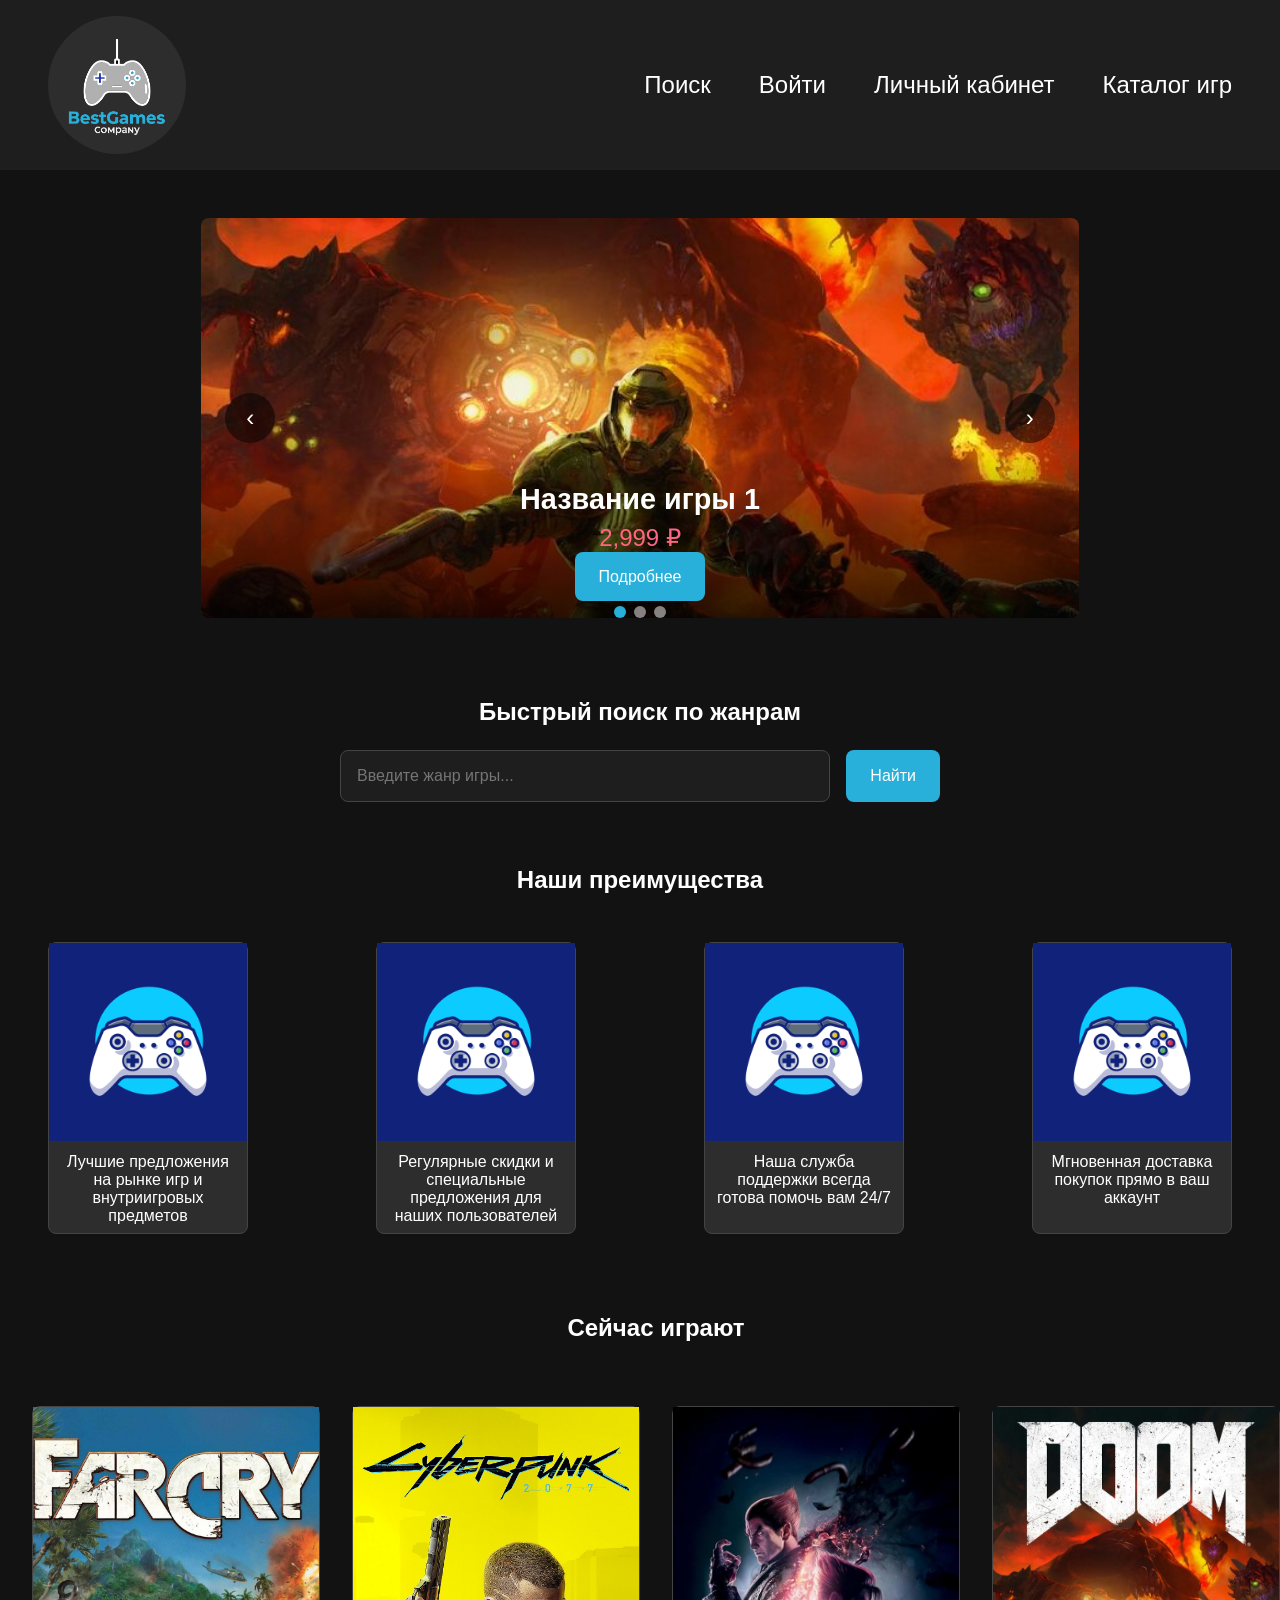
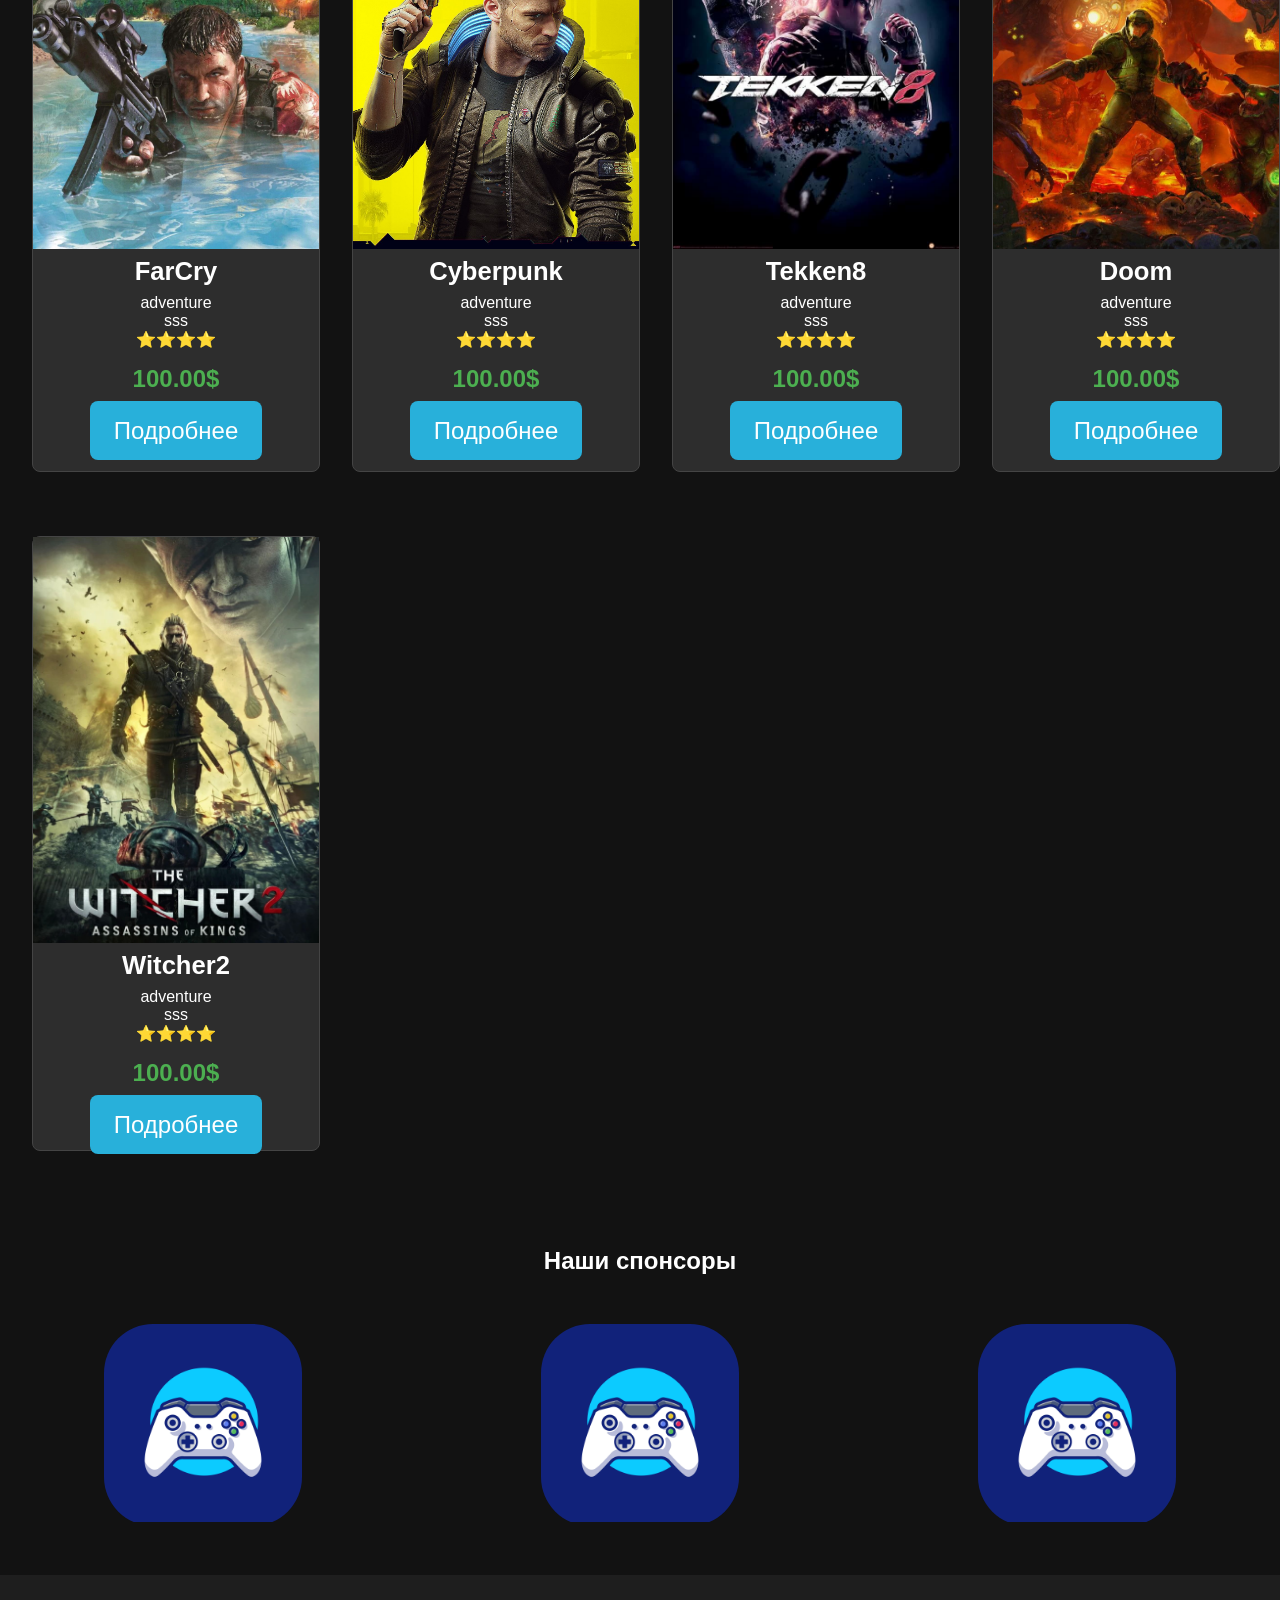
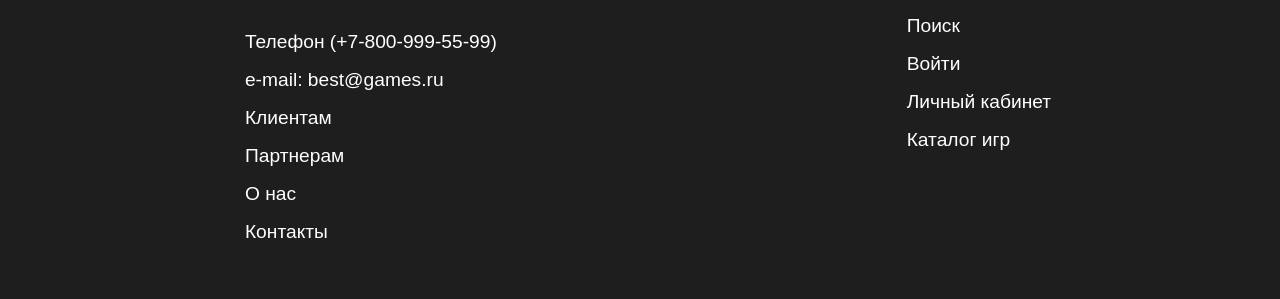
<file: index.html>
<!DOCTYPE html>
<html lang="en">

<head>
    <meta charset="UTF-8">
    <meta name="viewport" content="width=device-width, initial-scale=1.0">
    <title>Document</title>
    <link rel="stylesheet" href="css/style.css">
</head>

<body>
    <div class="page-content">
        <header class="header">
            <div class="logo">
                <img src="media/export48_dark (1).svg" alt="logo-image" class="logo-image">
            </div>

            <button class="burger-menu">
                <span class="burger-line"></span>
                <span class="burger-line"></span>
                <span class="burger-line"></span>
            </button>

            <div class="nav">
                <ul class="nav-list">
                    <li class="nav-item"><a href="#search">Поиск</a></li>
                    <li class="nav-item"><a href="login.html">Войти</a></li>
                    <li class="nav-item"><a href="profile.html">Личный кабинет</a></li>
                    <li class="nav-item"><a href="catalog.html">Каталог игр</a></li>
                </ul>
            </div>
        </header>



        <section class="slider">
            <div class="slides-container">
                <!-- Слайд 1 -->
                <div class="slide">
                    <div class="slide-image">
                        <img src="media/doom.jpg" alt="Игра 1">
                    </div>
                    <div class="slide-content">
                        <h3>Название игры 1</h3>
                        <div class="price">2,999 ₽</div>
                        <a href="game.html" class="btn">Подробнее</a>
                    </div>
                </div>
                <!-- Слайд 2 -->
                <div class="slide">
                    <div class="slide-image">
                        <img src="media/fallout.jpg" alt="Игра 2">
                    </div>
                    <div class="slide-content">
                        <h3>Название игры 2</h3>
                        <div class="price">1,499 ₽</div>
                        <a href="game.html" class="btn">Подробнее</a>
                    </div>
                </div>
                <!-- Слайд 3 -->
                <div class="slide">
                    <div class="slide-image">
                        <img src="media/cyberpunk.jpg" alt="Игра 3">
                    </div>
                    <div class="slide-content">
                        <h3>Название игры 3</h3>
                        <div class="price">3,499 ₽</div>
                        <a href="game.html" class="btn">Подробнее</a>
                    </div>
                </div>
            </div>

            <!-- Кнопки навигации -->
            <button class="prev">‹</button>
            <button class="next">›</button>

            <div class="slider-indicators">
                <button class="indicator active"></button>
                <button class="indicator"></button>
                <button class="indicator"></button>
            </div>
        </section>

        <div class="container">

            <section class="search" id="search">
                <div class="container">
                    <h2 class="quick-search__title">Быстрый поиск по жанрам</h2>
                    <form class="search-form">
                        <input type="search" class="form-control search-form__input" placeholder="Введите жанр игры...">
                        <button type="submit" class="btn">Найти</button>
                    </form>
                </div>
            </section>
        </div>


        <section class="infographics">
            <h2>Наши преимущества</h2>
            <div class="infographic-grid">
                <div class="infographic-card">
                    <div class="infographic-card-image">
                        <img src="media/logo.jpg" alt="picture">
                    </div>
                    <div class="infographic-card-info">
                        <p>Лучшие предложения на рынке игр и внутриигровых предметов</p>
                    </div>
                </div>
                <div class="infographic-card">
                    <div class="infographic-card-image">
                        <img src="media/logo.jpg" alt="picture">
                    </div>
                    <div class="infographic-card-info">
                        <p>Регулярные скидки и специальные предложения для наших пользователей</p>
                    </div>
                </div>
                <div class="infographic-card">
                    <div class="infographic-card-image">
                        <img src="media/logo.jpg" alt="picture">
                    </div>
                    <div class="infographic-card-info">
                        <p>Наша служба поддержки всегда готова помочь вам 24/7</p>
                    </div>
                </div>
                <div class="infographic-card">
                    <div class="infographic-card-image">
                        <img src="media/logo.jpg" alt="picture">
                    </div>
                    <div class="infographic-card-info">
                        <p>Мгновенная доставка покупок прямо в ваш аккаунт</p>
                    </div>
                </div>
            </div>
        </section>

        <div class="container">
            <section class="popular-games">
                <h2>Сейчас играют</h2>
                <div class="popular-games-grid">
                    <div class="game-card">
                        <div class="game-card-image">
                            <img src="media/FarCry.jpg">
                        </div>
                        <div class="game-card-info">
                            <h4 class="game-name">FarCry</h4>
                            <p class="game-genre">adventure</p>
                            <p class="game-company">sss</p>
                            <div class="rating">⭐⭐⭐⭐</div>
                            <p class="game-price">100.00$</p>
                            <a href="game.html" class="btn btn-primary">Подробнее</a>
                        </div>
                    </div>
                    <div class="game-card">
                        <div class="game-card-image">
                            <img src="media/cyberpunk.jpg">
                        </div>
                        <div class="game-card-info">
                            <h4 class="game-name">Cyberpunk</h4>
                            <p class="game-genre">adventure</p>
                            <p class="game-company">sss</p>
                            <div class="rating">⭐⭐⭐⭐</div>
                            <p class="game-price">100.00$</p>
                            <a href="game.html" class="btn btn-primary">Подробнее</a>
                        </div>
                    </div>
                    <div class="game-card">
                        <div class="game-card-image">
                            <img src="media/tekken8.jpg">
                        </div>
                        <div class="game-card-info">
                            <h4 class="game-name">Tekken8</h4>
                            <p class="game-genre">adventure</p>
                            <p class="game-company">sss</p>
                            <div class="rating">⭐⭐⭐⭐</div>
                            <p class="game-price">100.00$</p>
                            <a href="game.html" class="btn btn-primary">Подробнее</a>
                        </div>
                    </div>
                    <div class="game-card">
                        <div class="game-card-image">
                            <img src="media/doom.jpg">
                        </div>
                        <div class="game-card-info">
                            <h4 class="game-name">Doom</h4>
                            <p class="game-genre">adventure</p>
                            <p class="game-company">sss</p>
                            <div class="rating">⭐⭐⭐⭐</div>
                            <p class="game-price">100.00$</p>
                            <a href="game.html" class="btn btn-primary">Подробнее</a>
                        </div>
                    </div>
                    <div class="game-card">
                        <div class="game-card-image">
                            <img src="media/witcher2.jpg">
                        </div>
                        <div class="game-card-info">
                            <h4 class="game-name">Witcher2</h4>
                            <p class="game-genre">adventure</p>
                            <p class="game-company">sss</p>
                            <div class="rating">⭐⭐⭐⭐</div>
                            <p class="game-price">100.00$</p>
                            <a href="game.html" class="btn btn-primary">Подробнее</a>
                        </div>
                    </div>
                </div>
            </section>
        </div>

        <div class="container">
            <section class="partners">
                <h2>Наши спонсоры</h2>
                <div class="partner-grid">
                    <div class="partner-logo">
                        <img src="media/logo.jpg" alt="partner-logo">
                    </div>
                    <div class="partner-logo">
                        <img src="media/logo.jpg" alt="partner-logo">
                    </div>
                    <div class="partner-logo">
                        <img src="media/logo.jpg" alt="partner-logo">
                    </div>
                </div>
            </section>
        </div>
        </main>
        <div class="container">
            <footer class="footer">
                <div class="info">
                    <ul class="info-list">
                        <li>Телефон (+7-800-999-55-99)</li>
                        <li>e-mail: best@games.ru</li>
                        <li><a href="#">Клиентам</a></li>
                        <li><a href="#">Партнерам</a></li>
                        <li><a href="#">О нас</a></li>
                        <li><a href="#">Контакты</a></li>
                    </ul>
                </div>
                <div class="footer-nav">
                    <ul class="footer-nav-list">
                        <li class="nav-item"><a href="index.html">Поиск</a></li>
                        <li class="nav-item"><a href="login.html">Войти</a></li>
                        <li class="nav-item"><a href="profile.html">Личный кабинет</a></li>
                        <li class="nav-item"><a href="catalog.html">Каталог игр</a></li>
                    </ul>
                </div>
            </footer>
        </div>
    </div>
</body>
<script>
    // Простой слайдер
    document.addEventListener('DOMContentLoaded', function () {
        const slidesContainer = document.querySelector('.slides-container');
        const slides = document.querySelectorAll('.slide');
        const prevBtn = document.querySelector('.prev');
        const nextBtn = document.querySelector('.next');
        const indicators = document.querySelectorAll('.indicator');

        if (!slidesContainer || slides.length === 0) return;

        let currentSlide = 0;
        const totalSlides = slides.length;

        function goToSlide(index) {
            currentSlide = index;
            slidesContainer.style.transform = `translateX(-${currentSlide * 100}%)`;

            indicators.forEach((indicator, i) => {
                indicator.classList.toggle('active', i === currentSlide);
            });
        }

        function nextSlide() {
            goToSlide((currentSlide + 1) % totalSlides);
        }

        function prevSlide() {
            goToSlide((currentSlide - 1 + totalSlides) % totalSlides);
        }

        // Обработчики кнопок
        if (prevBtn) prevBtn.addEventListener('click', prevSlide);
        if (nextBtn) nextBtn.addEventListener('click', nextSlide);
    });

    document.addEventListener('DOMContentLoaded', function () {
        const burgerMenu = document.querySelector('.burger-menu');
        const navList = document.querySelector('.nav-list');

        if (burgerMenu && navList) {
            burgerMenu.addEventListener('click', function () {
                navList.classList.toggle('active');
                burgerMenu.classList.toggle('active');
            });

            // Закрытие меню при клике на ссылку
            const navLinks = document.querySelectorAll('.nav-list a');
            navLinks.forEach(link => {
                link.addEventListener('click', function () {
                    navList.classList.remove('active');
                    burgerMenu.classList.remove('active');
                });
            });

            // Закрытие меню при клике вне его
            document.addEventListener('click', function (event) {
                if (!event.target.closest('.header')) {
                    navList.classList.remove('active');
                    burgerMenu.classList.remove('active');
                }
            });
        }
    });
</script>

</html>
</file>
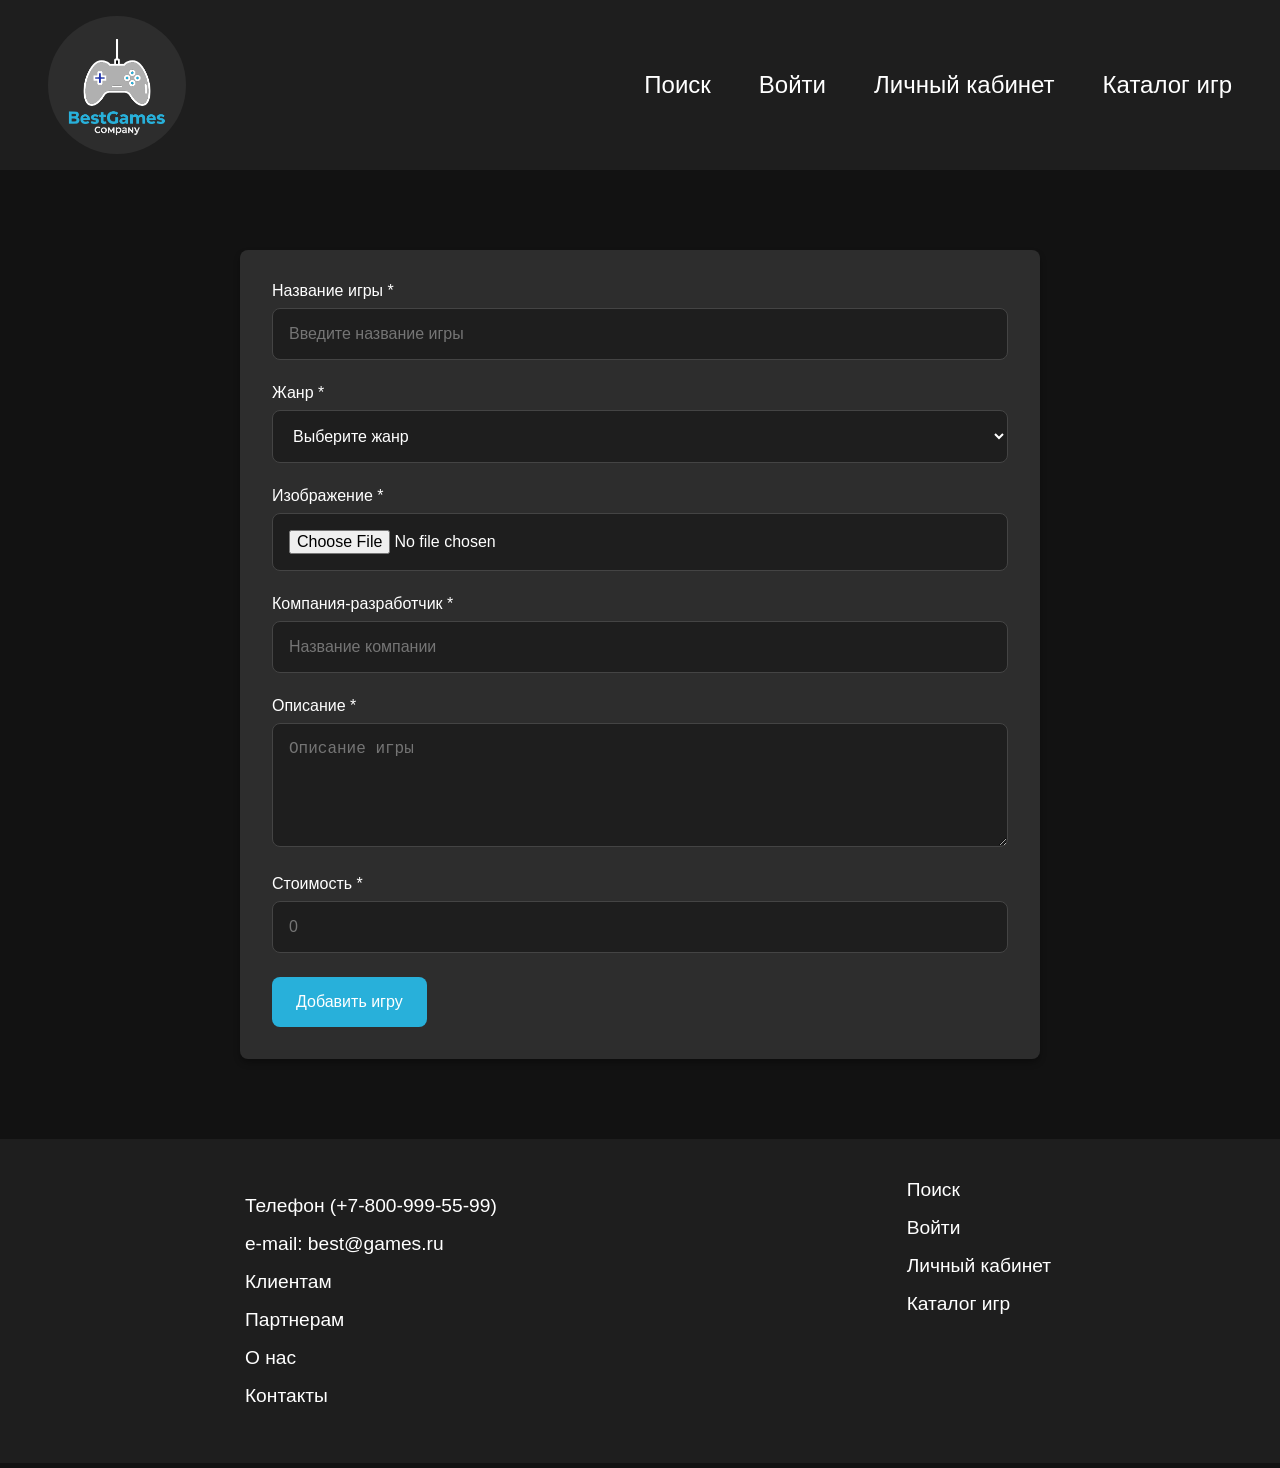
<file: admin.html>
<!DOCTYPE html>
<html lang="en">

<head>
    <meta charset="UTF-8">
    <meta name="viewport" content="width=device-width, initial-scale=1.0">
    <title>Document</title>
    <link rel="stylesheet" href="css/style.css">
</head>

<body>
    <div class="page-content">
        <div class="container">
            <header class="header">
                <div class="logo">
                    <img src="media/export48_dark (1).svg" alt="logo-image" class="logo-image">
                </div>

                <button class="burger-menu">
                    <span class="burger-line"></span>
                    <span class="burger-line"></span>
                    <span class="burger-line"></span>
                </button>

                <div class="nav">
                    <ul class="nav-list">
                        <li class="nav-item"><a href="index.html#search">Поиск</a></li>
                        <li class="nav-item"><a href="login.html">Войти</a></li>
                        <li class="nav-item"><a href="profile.html">Личный кабинет</a></li>
                        <li class="nav-item"><a href="catalog.html">Каталог игр</a></li>
                    </ul>
                </div>
            </header>
        </div>

        <main class="main">
            <div class="admin">
                <form class="admin__form">

                    <div class="form-group">
                        <label for="gameName" class="form-label">Название игры *</label>
                        <input type="text" id="gameName" class="form-control" placeholder="Введите название игры"
                            required>
                    </div>

                    <div class="form-group">
                        <label for="gameGenre" class="form-label">Жанр *</label>
                        <select id="gameGenre" class="form-control" required>
                            <option value="">Выберите жанр</option>
                            <option value="rpg">RPG</option>
                            <option value="action">Экшен</option>
                            <option value="strategy">Стратегия</option>
                            <option value="adventure">Приключения</option>
                            <option value="sports">Спортивные</option>
                        </select>
                    </div>

                    <div class="form-group">
                        <label for="gameImage" class="form-label">Изображение *</label>
                        <input type="file" id="gameImage" class="form-control" accept="image/*" required>
                    </div>

                    <div class="form-group">
                        <label for="gameDeveloper" class="form-label">Компания-разработчик *</label>
                        <input type="text" id="gameDeveloper" class="form-control" placeholder="Название компании"
                            required>
                    </div>

                    <div class="form-group">
                        <label for="gameDescription" class="form-label">Описание *</label>
                        <textarea id="gameDescription" class="form-control" rows="5" placeholder="Описание игры"
                            required></textarea>
                    </div>

                    <div class="form-group">
                        <label for="gamePrice" class="form-label">Стоимость *</label>
                        <input type="number" id="gamePrice" class="form-control" placeholder="0" min="0" step="0.01"
                            required>
                    </div>

                    <button type="submit" class="btn btn--accent">Добавить игру</button>
                </form>
            </div>
        </main>
        <div class="container">
            <footer class="footer">
                <div class="info">
                    <ul class="info-list">
                        <li>Телефон (+7-800-999-55-99)</li>
                        <li>e-mail: best@games.ru</li>
                        <li><a href="#">Клиентам</a></li>
                        <li><a href="#">Партнерам</a></li>
                        <li><a href="#">О нас</a></li>
                        <li><a href="#">Контакты</a></li>
                    </ul>
                </div>
                <div class="footer-nav">
                    <ul class="footer-nav-list">
                        <li class="nav-item"><a href="index.html">Поиск</a></li>
                        <li class="nav-item"><a href="login.html">Войти</a></li>
                        <li class="nav-item"><a href="profile.html">Личный кабинет</a></li>
                        <li class="nav-item"><a href="catalog.html">Каталог игр</a></li>
                    </ul>
                </div>
            </footer>
        </div>
    </div>
</body>

</html>
</file>
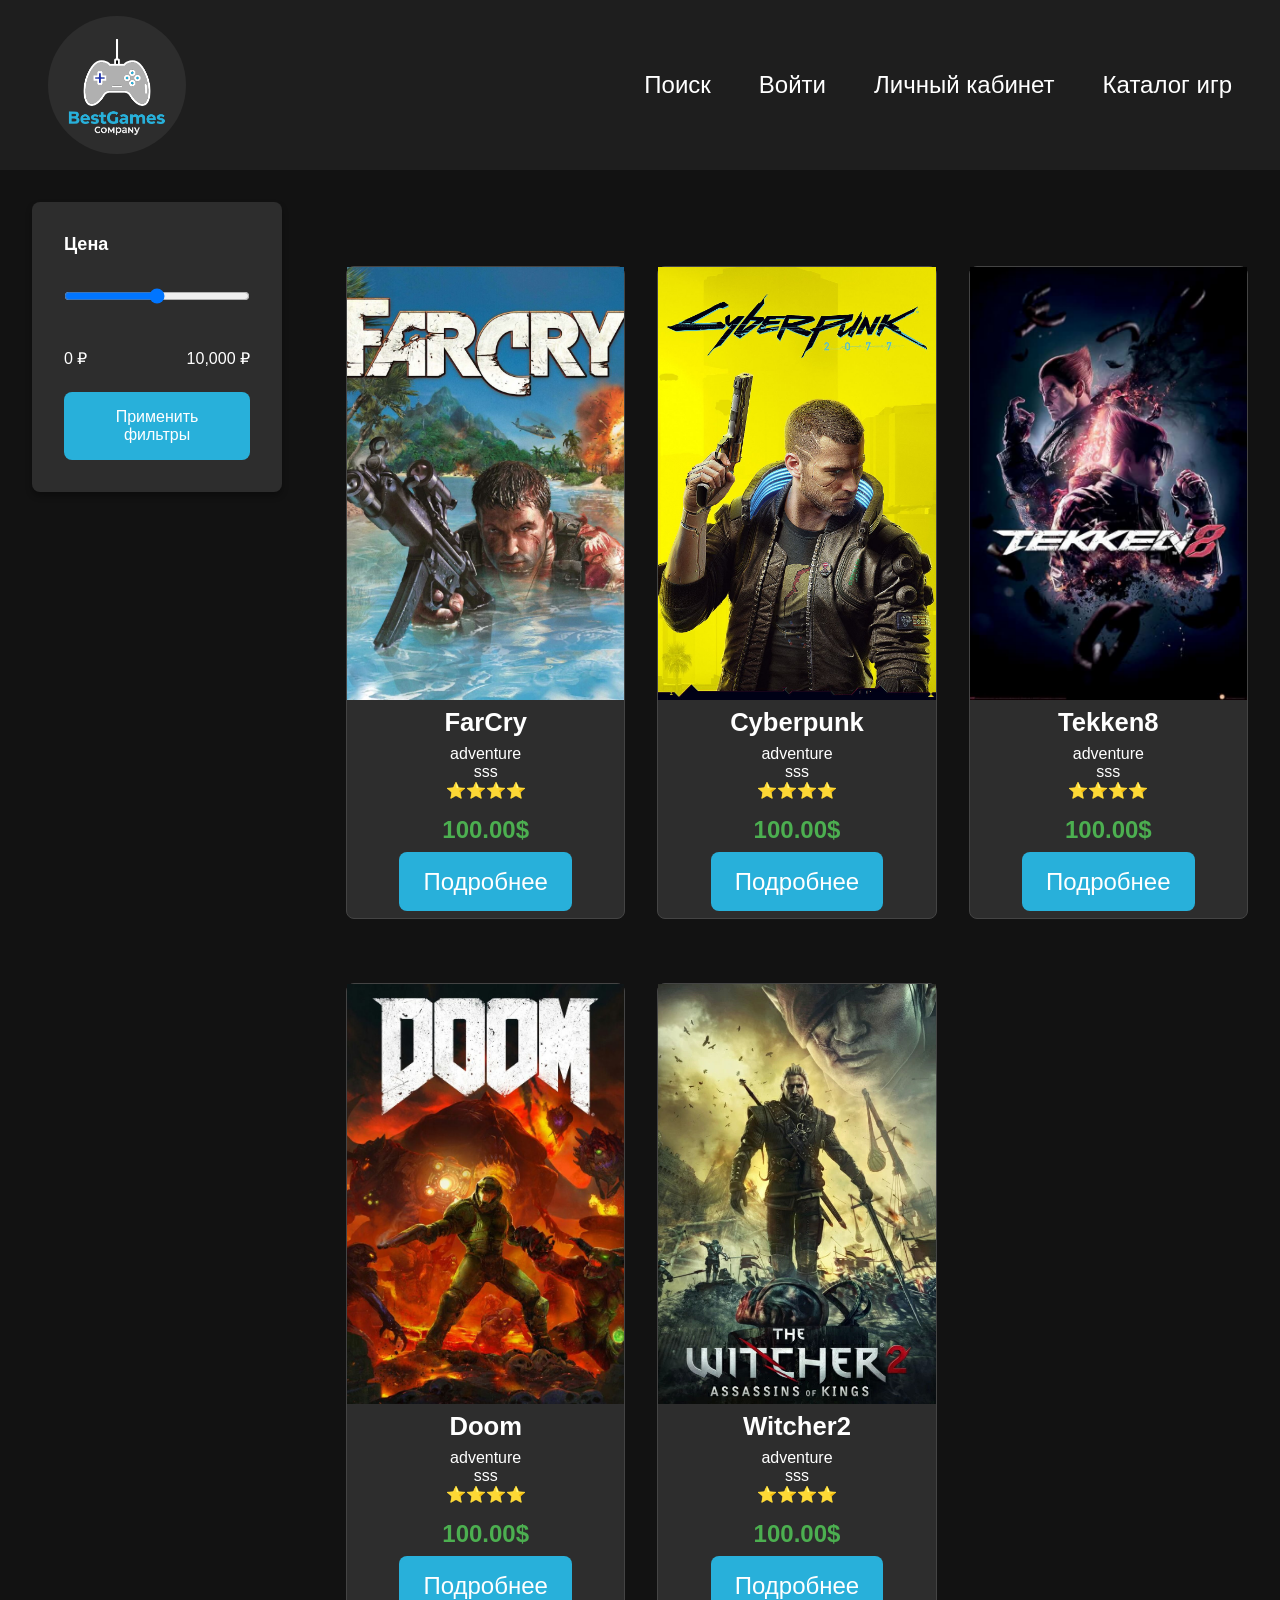
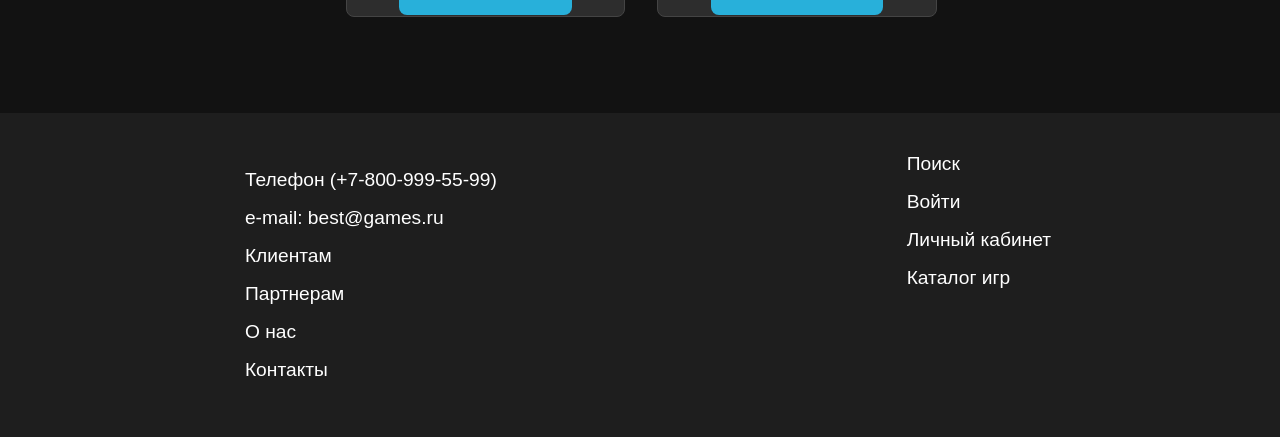
<file: catalog.html>
<!DOCTYPE html>
<html lang="en">

<head>
    <meta charset="UTF-8">
    <meta name="viewport" content="width=device-width, initial-scale=1.0">
    <title>Document</title>
    <link rel="stylesheet" href="css/style.css">
</head>

<body>
    <div class="page-content">
        <div class="container">
            <header class="header">
                <div class="logo">
                    <img src="media/export48_dark (1).svg" alt="logo-image" class="logo-image">
                </div>

                <button class="burger-menu">
                    <span class="burger-line"></span>
                    <span class="burger-line"></span>
                    <span class="burger-line"></span>
                </button>

                <div class="nav">
                    <ul class="nav-list">
                        <li class="nav-item"><a href="index.html#search">Поиск</a></li>
                        <li class="nav-item"><a href="login.html">Войти</a></li>
                        <li class="nav-item"><a href="profile.html">Личный кабинет</a></li>
                        <li class="nav-item"><a href="catalog.html">Каталог игр</a></li>
                    </ul>
                </div>
            </header>
        </div>

        <main class="main">
            <button class="btn catalog__filter-toggle">Фильтры</button>

            <div class="catalog__layout">
                <!-- Фильтры -->
                <aside class="filters">

                    <div class="filter__group">
                        <h3 class="filter__title">Цена</h3>
                        <div class="form-group">
                            <input type="range" class="form-control" min="0" max="10000" value="5000">
                        </div>
                        <div style="display: flex; justify-content: space-between;">
                            <span>0 ₽</span>
                            <span>10,000 ₽</span>
                        </div>
                    </div>


                    <button class="btn" style="width: 100%;">Применить фильтры</button>
                </aside>


                <section class="popular-games">
                    <div class="popular-games-grid">
                        <div class="game-card">
                            <div class="game-card-image">
                                <img src="media/FarCry.jpg">
                            </div>
                            <div class="game-card-info">
                                <h4 class="game-name">FarCry</h4>
                                <p class="game-genre">adventure</p>
                                <p class="game-company">sss</p>
                                <div class="rating">⭐⭐⭐⭐</div>
                                <p class="game-price">100.00$</p>
                                <a href="game.html" class="btn btn-primary">Подробнее</a>
                            </div>
                        </div>
                        <div class="game-card">
                            <div class="game-card-image">
                                <img src="media/cyberpunk.jpg">
                            </div>
                            <div class="game-card-info">
                                <h4 class="game-name">Cyberpunk</h4>
                                <p class="game-genre">adventure</p>
                                <p class="game-company">sss</p>
                                <div class="rating">⭐⭐⭐⭐</div>
                                <p class="game-price">100.00$</p>
                                <a href="game.html" class="btn btn-primary">Подробнее</a>
                            </div>
                        </div>
                        <div class="game-card">
                            <div class="game-card-image">
                                <img src="media/tekken8.jpg">
                            </div>
                            <div class="game-card-info">
                                <h4 class="game-name">Tekken8</h4>
                                <p class="game-genre">adventure</p>
                                <p class="game-company">sss</p>
                                <div class="rating">⭐⭐⭐⭐</div>
                                <p class="game-price">100.00$</p>
                                <a href="game.html" class="btn btn-primary">Подробнее</a>
                            </div>
                        </div>
                        <div class="game-card">
                            <div class="game-card-image">
                                <img src="media/doom.jpg">
                            </div>
                            <div class="game-card-info">
                                <h4 class="game-name">Doom</h4>
                                <p class="game-genre">adventure</p>
                                <p class="game-company">sss</p>
                                <div class="rating">⭐⭐⭐⭐</div>
                                <p class="game-price">100.00$</p>
                                <a href="game.html" class="btn btn-primary">Подробнее</a>
                            </div>
                        </div>
                        <div class="game-card">
                            <div class="game-card-image">
                                <img src="media/witcher2.jpg">
                            </div>
                            <div class="game-card-info">
                                <h4 class="game-name">Witcher2</h4>
                                <p class="game-genre">adventure</p>
                                <p class="game-company">sss</p>
                                <div class="rating">⭐⭐⭐⭐</div>
                                <p class="game-price">100.00$</p>
                                <a href="game.html" class="btn btn-primary">Подробнее</a>
                            </div>
                        </div>
                    </div>
                </section>
        </main>
        <div class="container">
            <footer class="footer">
                <div class="info">
                    <ul class="info-list">
                        <li>Телефон (+7-800-999-55-99)</li>
                        <li>e-mail: best@games.ru</li>
                        <li><a href="#">Клиентам</a></li>
                        <li><a href="#">Партнерам</a></li>
                        <li><a href="#">О нас</a></li>
                        <li><a href="#">Контакты</a></li>
                    </ul>
                </div>
                <div class="footer-nav">
                    <ul class="footer-nav-list">
                        <li class="nav-item"><a href="index.html">Поиск</a></li>
                        <li class="nav-item"><a href="login.html">Войти</a></li>
                        <li class="nav-item"><a href="profile.html">Личный кабинет</a></li>
                        <li class="nav-item"><a href="catalog.html">Каталог игр</a></li>
                    </ul>
                </div>
            </footer>
        </div>
    </div>
</body>

</html>
</file>
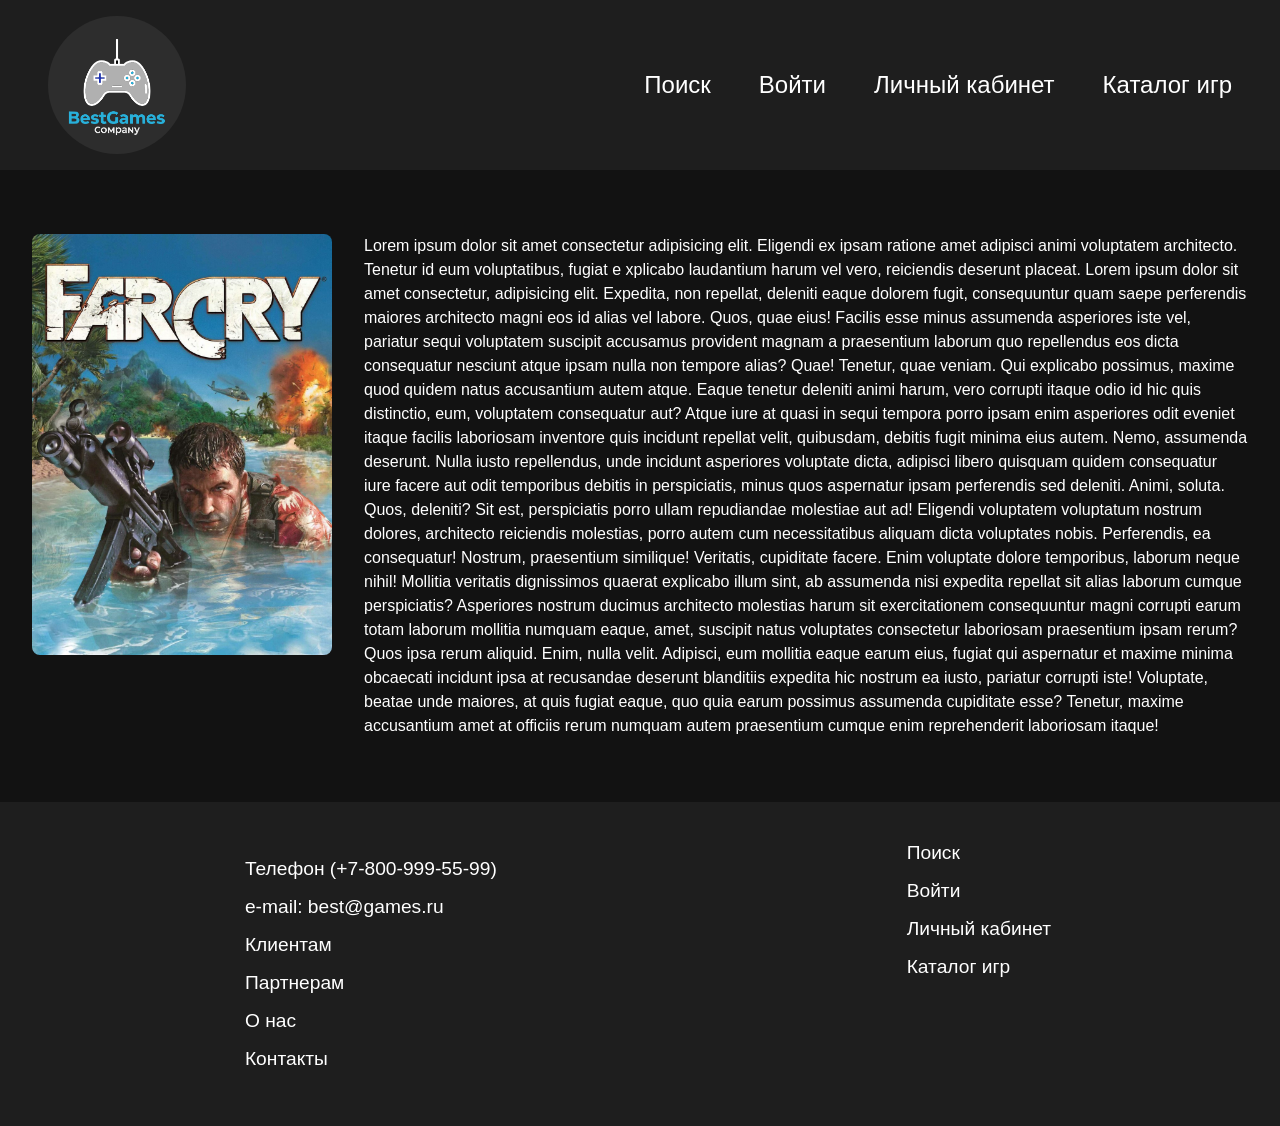
<file: game.html>
<!DOCTYPE html>
<html lang="en">

<head>
    <meta charset="UTF-8">
    <meta name="viewport" content="width=device-width, initial-scale=1.0">
    <title>Document</title>
    <link rel="stylesheet" href="css/style.css">
</head>

<body>
    <div class="page-content">
        <div class="container">
            <header class="header">
                <div class="logo">
                    <img src="media/export48_dark (1).svg" alt="logo-image" class="logo-image">
                </div>

                <button class="burger-menu">
                    <span class="burger-line"></span>
                    <span class="burger-line"></span>
                    <span class="burger-line"></span>
                </button>

                <div class="nav">
                    <ul class="nav-list">
                        <li class="nav-item"><a href="index.html#search">Поиск</a></li>
                        <li class="nav-item"><a href="login.html">Войти</a></li>
                        <li class="nav-item"><a href="profile.html">Личный кабинет</a></li>
                        <li class="nav-item"><a href="catalog.html">Каталог игр</a></li>
                    </ul>
                </div>
            </header>
        </div>

        <main class="main">
            <div class="about-game">
                <div class="game-image">
                    <img src="media/FarCry.jpg">
                </div>
                <div class="description">
                    <p>Lorem ipsum dolor sit amet consectetur adipisicing elit. Eligendi ex ipsam ratione amet adipisci
                        animi voluptatem architecto. Tenetur id eum voluptatibus, fugiat e
                        xplicabo laudantium harum vel vero, reiciendis deserunt placeat. Lorem ipsum dolor sit amet
                        consectetur, adipisicing elit. Expedita, non repellat, deleniti eaque dolorem fugit,
                        consequuntur quam saepe perferendis maiores architecto magni eos id alias vel labore. Quos, quae
                        eius!
                        Facilis esse minus assumenda asperiores iste vel, pariatur sequi voluptatem suscipit accusamus
                        provident magnam a praesentium laborum quo repellendus eos dicta consequatur nesciunt atque
                        ipsam nulla non tempore alias? Quae!
                        Tenetur, quae veniam. Qui explicabo possimus, maxime quod quidem natus accusantium autem atque.
                        Eaque tenetur deleniti animi harum, vero corrupti itaque odio id hic quis distinctio, eum,
                        voluptatem consequatur aut?
                        Atque iure at quasi in sequi tempora porro ipsam enim asperiores odit eveniet itaque facilis
                        laboriosam inventore quis incidunt repellat velit, quibusdam, debitis fugit minima eius autem.
                        Nemo, assumenda deserunt.
                        Nulla iusto repellendus, unde incidunt asperiores voluptate dicta, adipisci libero quisquam
                        quidem consequatur iure facere aut odit temporibus debitis in perspiciatis, minus quos
                        aspernatur ipsam perferendis sed deleniti. Animi, soluta.
                        Quos, deleniti? Sit est, perspiciatis porro ullam repudiandae molestiae aut ad! Eligendi
                        voluptatem voluptatum nostrum dolores, architecto reiciendis molestias, porro autem cum
                        necessitatibus aliquam dicta voluptates nobis. Perferendis, ea consequatur!
                        Nostrum, praesentium similique! Veritatis, cupiditate facere. Enim voluptate dolore temporibus,
                        laborum neque nihil! Mollitia veritatis dignissimos quaerat explicabo illum sint, ab assumenda
                        nisi expedita repellat sit alias laborum cumque perspiciatis?
                        Asperiores nostrum ducimus architecto molestias harum sit exercitationem consequuntur magni
                        corrupti earum totam laborum mollitia numquam eaque, amet, suscipit natus voluptates consectetur
                        laboriosam praesentium ipsam rerum? Quos ipsa rerum aliquid.
                        Enim, nulla velit. Adipisci, eum mollitia eaque earum eius, fugiat qui aspernatur et maxime
                        minima obcaecati incidunt ipsa at recusandae deserunt blanditiis expedita hic nostrum ea iusto,
                        pariatur corrupti iste!
                        Voluptate, beatae unde maiores, at quis fugiat eaque, quo quia earum possimus assumenda
                        cupiditate esse? Tenetur, maxime accusantium amet at officiis rerum numquam autem praesentium
                        cumque enim reprehenderit laboriosam itaque!</p>
                </div>
            </div>
        </main>
        <div class="container">
            <footer class="footer">
                <div class="info">
                    <ul class="info-list">
                        <li>Телефон (+7-800-999-55-99)</li>
                        <li>e-mail: best@games.ru</li>
                        <li><a href="#">Клиентам</a></li>
                        <li><a href="#">Партнерам</a></li>
                        <li><a href="#">О нас</a></li>
                        <li><a href="#">Контакты</a></li>
                    </ul>
                </div>
                <div class="footer-nav">
                    <ul class="footer-nav-list">
                        <li class="nav-item"><a href="index.html">Поиск</a></li>
                        <li class="nav-item"><a href="login.html">Войти</a></li>
                        <li class="nav-item"><a href="profile.html">Личный кабинет</a></li>
                        <li class="nav-item"><a href="catalog.html">Каталог игр</a></li>
                    </ul>
                </div>
            </footer>
        </div>
    </div>
</body>

</html>
</file>
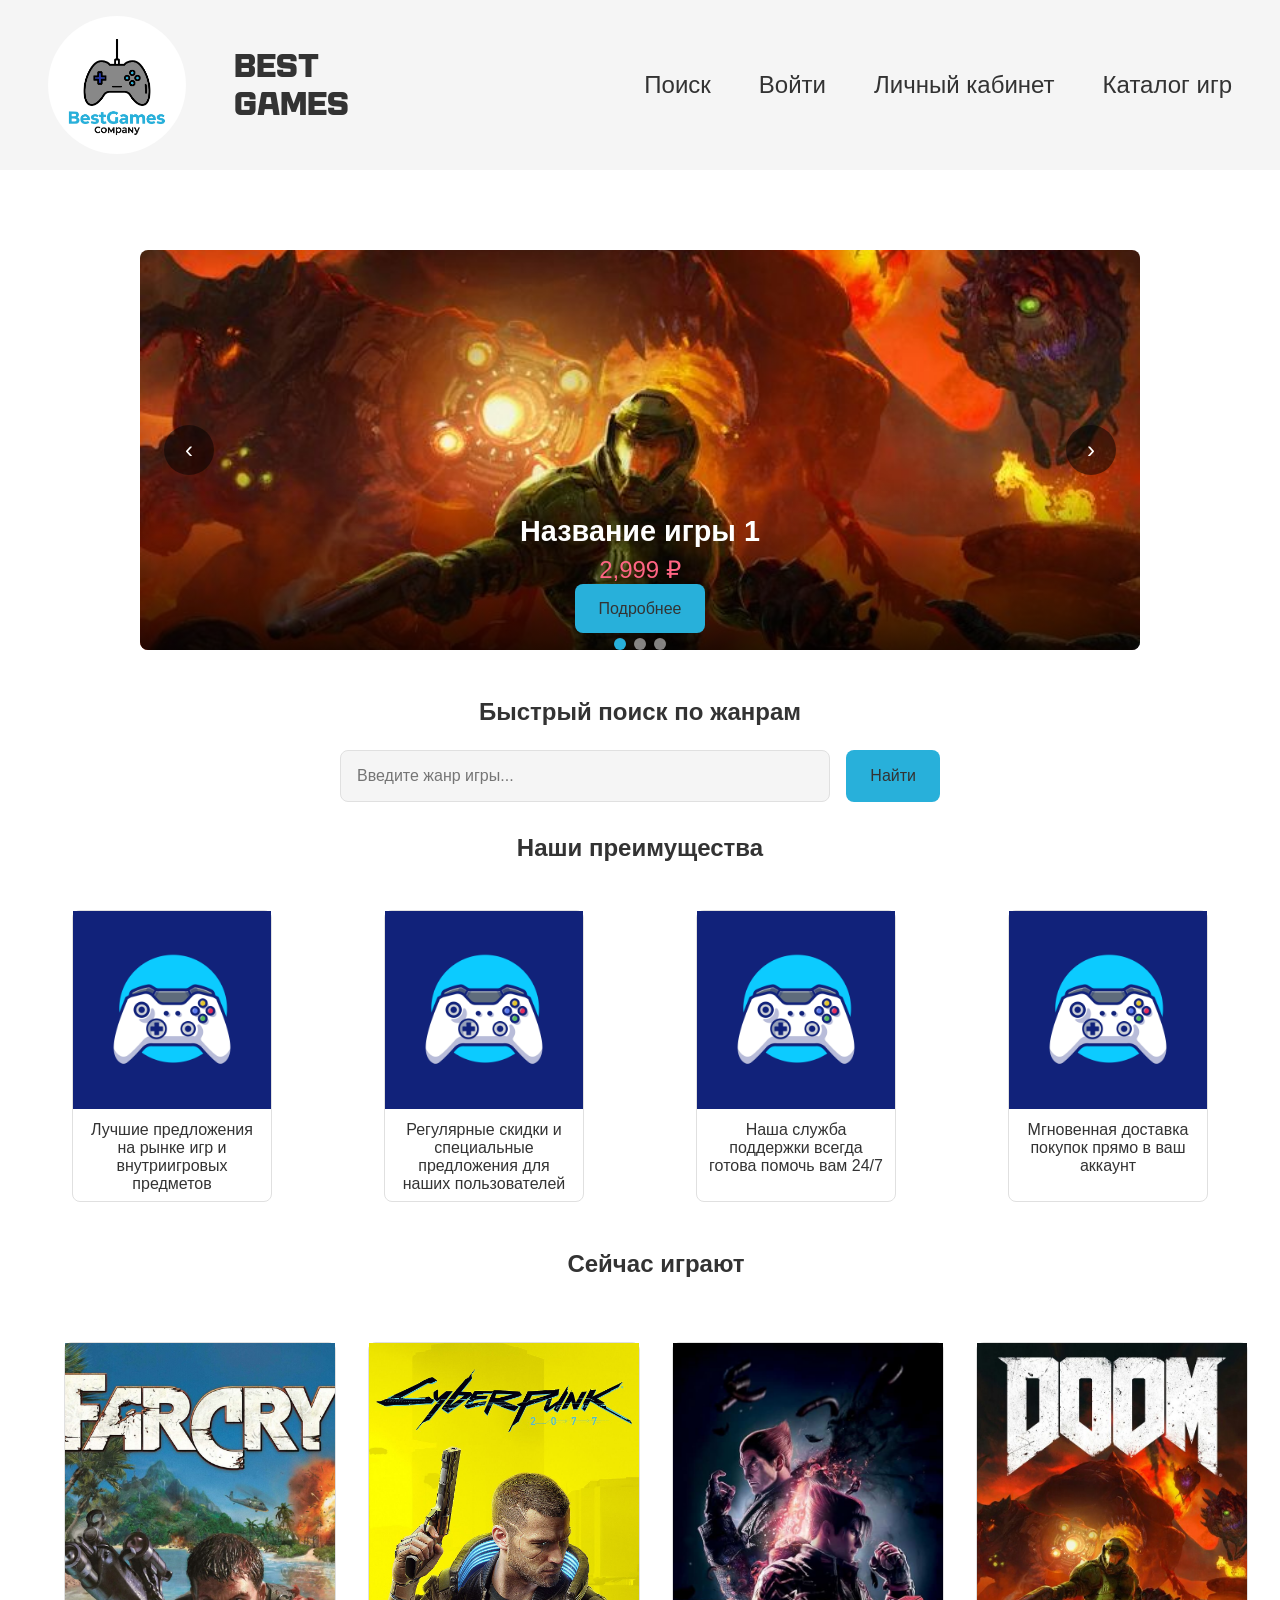
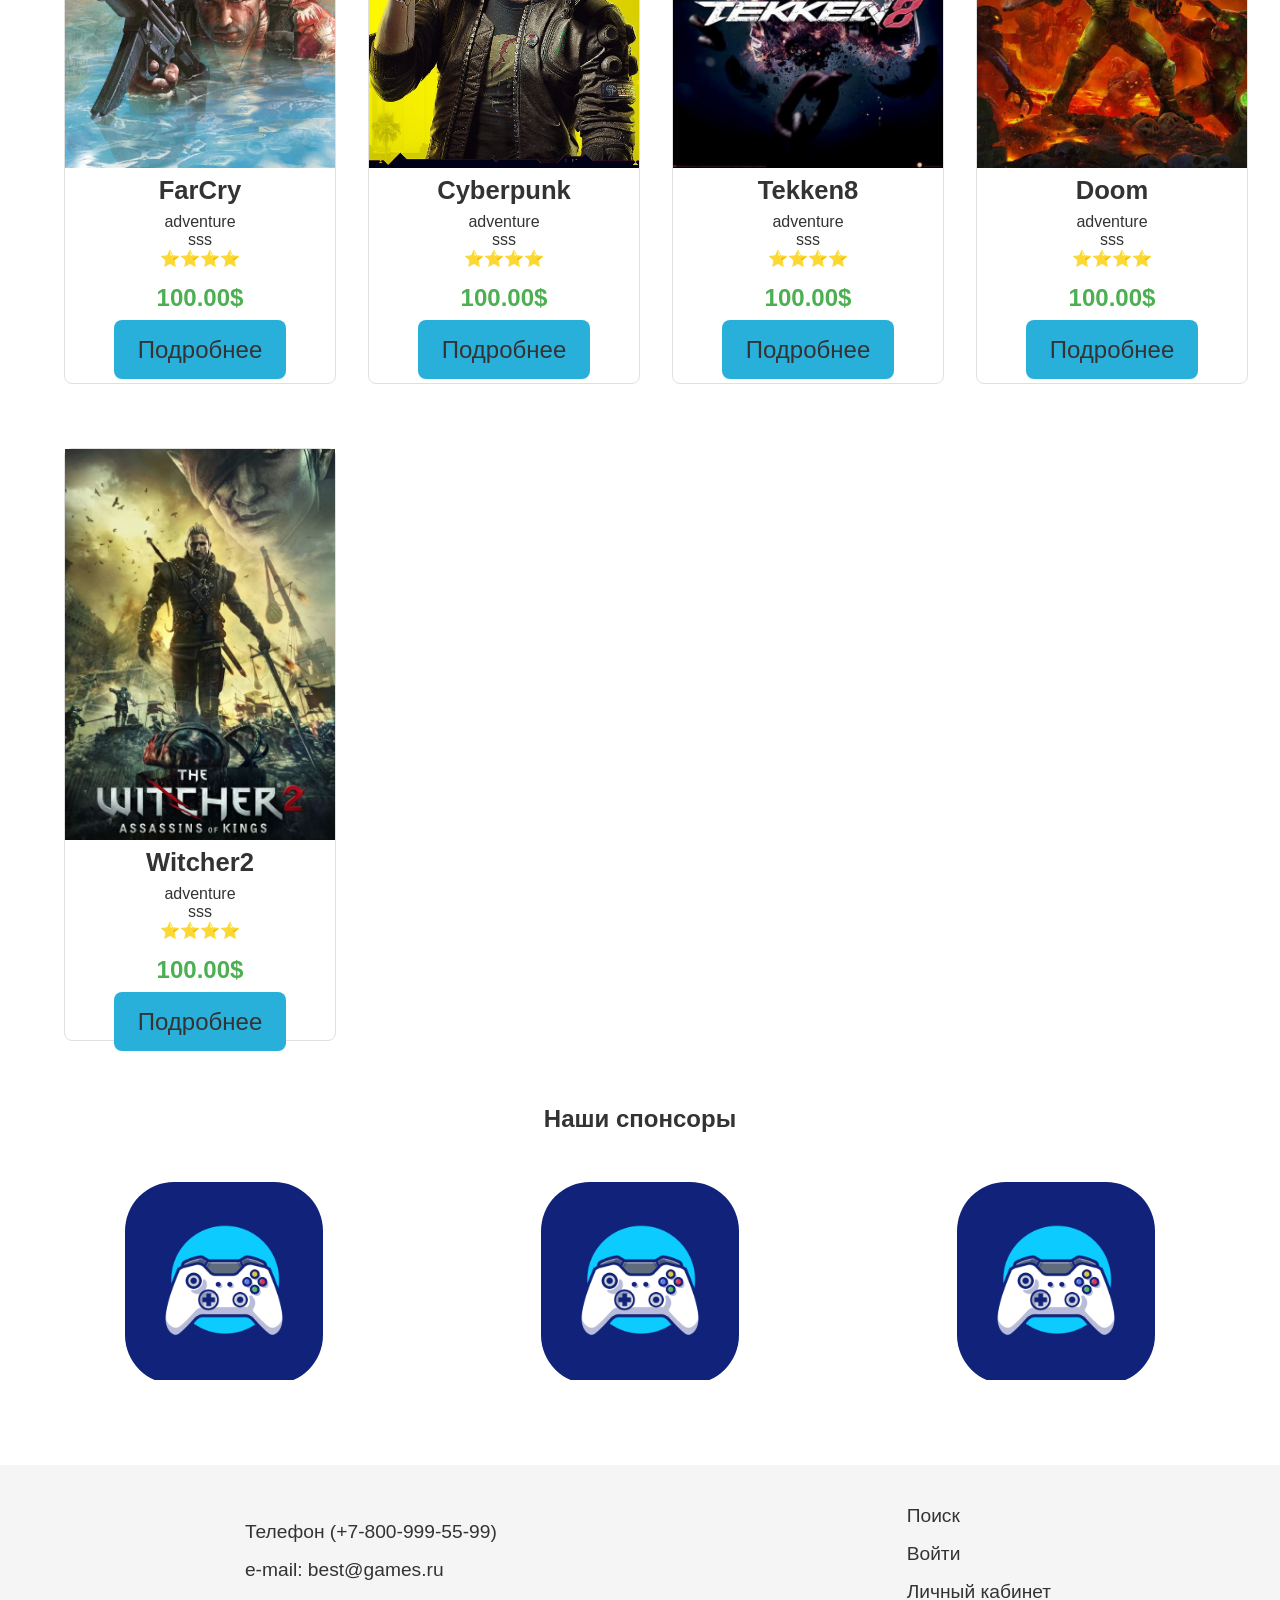
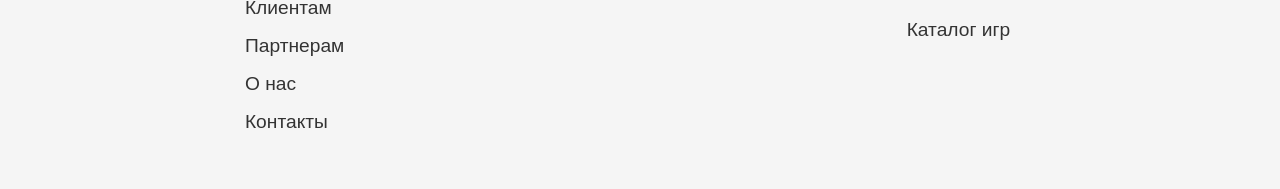
<file: index_light.html>
<!DOCTYPE html>
<html lang="en">

<head>
    <meta charset="UTF-8">
    <meta name="viewport" content="width=device-width, initial-scale=1.0">
    <title>Document</title>
    <link rel="stylesheet" href="css/style.css">
</head>

<body class="light-theme">
    <div class="page-content">
        <div class="container">
            <header class="header">
                <div class="logo">
                    <img src="media/export48_light_blue.svg" alt="logo-image" class="logo-image">
                    <h1><a href="index.html">BEST GAMES</a></h1>
                </div>
                <div class="nav">
                    <ul class="nav-list">
                        <li class="nav-item"><a href="index.html#search">Поиск</a></li>
                        <li class="nav-item"><a href="login.html">Войти</a></li>
                        <li class="nav-item"><a href="profile.html">Личный кабинет</a></li>
                        <li class="nav-item"><a href="catalog.html">Каталог игр</a></li>
                    </ul>
                </div>
            </header>
        </div>

        <main class="main">
            <section class="slider">
                <div class="slides-container">
                    <!-- Слайд 1 -->
                    <div class="slide">
                        <div class="slide-image">
                            <img src="media/doom.jpg" alt="Игра 1">
                        </div>
                        <div class="slide-content">
                            <h3>Название игры 1</h3>
                            <div class="price">2,999 ₽</div>
                            <a href="game.html" class="btn">Подробнее</a>
                        </div>
                    </div>
                    <!-- Слайд 2 -->
                    <div class="slide">
                        <div class="slide-image">
                            <img src="media/fallout.jpg" alt="Игра 2">
                        </div>
                        <div class="slide-content">
                            <h3>Название игры 2</h3>
                            <div class="price">1,499 ₽</div>
                            <a href="game.html" class="btn">Подробнее</a>
                        </div>
                    </div>
                    <!-- Слайд 3 -->
                    <div class="slide">
                        <div class="slide-image">
                            <img src="media/cyberpunk.jpg" alt="Игра 3">
                        </div>
                        <div class="slide-content">
                            <h3>Название игры 3</h3>
                            <div class="price">3,499 ₽</div>
                            <a href="game.html" class="btn">Подробнее</a>
                        </div>
                    </div>
                </div>

                <!-- Кнопки навигации -->
                <button class="prev">‹</button>
                <button class="next">›</button>

                <div class="slider-indicators">
                    <button class="indicator active"></button>
                    <button class="indicator"></button>
                    <button class="indicator"></button>
                </div>
            </section>

            <div class="container">

                <section class="search" id="search">
                    <div class="container">
                        <h2 class="quick-search__title">Быстрый поиск по жанрам</h2>
                        <form class="search-form">
                            <input type="text" class="form-control search-form__input"
                                placeholder="Введите жанр игры...">
                            <button type="submit" class="btn">Найти</button>
                        </form>
                    </div>
                </section>
            </div>


            <section class="infographics">
                <h2>Наши преимущества</h2>
                <div class="infographic-grid">
                    <div class="infographic-card">
                        <div class="infographic-card-image">
                            <img src="media/logo.jpg" alt="picture">
                        </div>
                        <div class="infographic-card-info">
                            <p>Лучшие предложения на рынке игр и внутриигровых предметов</p>
                        </div>
                    </div>
                    <div class="infographic-card">
                        <div class="infographic-card-image">
                            <img src="media/logo.jpg" alt="picture">
                        </div>
                        <div class="infographic-card-info">
                            <p>Регулярные скидки и специальные предложения для наших пользователей</p>
                        </div>
                    </div>
                    <div class="infographic-card">
                        <div class="infographic-card-image">
                            <img src="media/logo.jpg" alt="picture">
                        </div>
                        <div class="infographic-card-info">
                            <p>Наша служба поддержки всегда готова помочь вам 24/7</p>
                        </div>
                    </div>
                    <div class="infographic-card">
                        <div class="infographic-card-image">
                            <img src="media/logo.jpg" alt="picture">
                        </div>
                        <div class="infographic-card-info">
                            <p>Мгновенная доставка покупок прямо в ваш аккаунт</p>
                        </div>
                    </div>
                </div>
            </section>

            <div class="container">
                <section class="popular-games">
                    <h2>Сейчас играют</h2>
                    <div class="popular-games-grid">
                        <div class="game-card">
                            <a href="catalog.html">
                            <div class="game-card-image">
                                <img src="media/FarCry.jpg">
                            </div>
                            <div class="game-card-info">
                                <h4 class="game-name">FarCry</h4>
                                <p class="game-genre">adventure</p>
                                <p class="game-company">sss</p>
                                <div class="rating">⭐⭐⭐⭐</div>
                                <p class="game-price">100.00$</p>
                                <a href="game.html" class="btn btn-primary">Подробнее</a>
                            </div>
                        </div>
                        <div class="game-card">
                            <div class="game-card-image">
                                <img src="media/cyberpunk.jpg">
                            </div>
                            <div class="game-card-info">
                                <h4 class="game-name">Cyberpunk</h4>
                                <p class="game-genre">adventure</p>
                                <p class="game-company">sss</p>
                                <div class="rating">⭐⭐⭐⭐</div>
                                <p class="game-price">100.00$</p>
                                <a href="game.html" class="btn btn-primary">Подробнее</a>
                            </div>
                        </div>
                        <div class="game-card">
                            <div class="game-card-image">
                                <img src="media/tekken8.jpg">
                            </div>
                            <div class="game-card-info">
                                <h4 class="game-name">Tekken8</h4>
                                <p class="game-genre">adventure</p>
                                <p class="game-company">sss</p>
                                <div class="rating">⭐⭐⭐⭐</div>
                                <p class="game-price">100.00$</p>
                                <a href="game.html" class="btn btn-primary">Подробнее</a>
                            </div>
                        </div>
                        <div class="game-card">
                            <div class="game-card-image">
                                <img src="media/doom.jpg">
                            </div>
                            <div class="game-card-info">
                                <h4 class="game-name">Doom</h4>
                                <p class="game-genre">adventure</p>
                                <p class="game-company">sss</p>
                                <div class="rating">⭐⭐⭐⭐</div>
                                <p class="game-price">100.00$</p>
                                <a href="game.html" class="btn btn-primary">Подробнее</a>
                            </div>
                        </div>
                        <div class="game-card">
                            <div class="game-card-image">
                                <img src="media/witcher2.jpg">
                            </div>
                            <div class="game-card-info">
                                <h4 class="game-name">Witcher2</h4>
                                <p class="game-genre">adventure</p>
                                <p class="game-company">sss</p>
                                <div class="rating">⭐⭐⭐⭐</div>
                                <p class="game-price">100.00$</p>
                                <a href="game.html" class="btn btn-primary">Подробнее</a>
                            </div>
                        </div>
                    </div>
                </section>
            </div>

            <div class="container">
                <section class="partners">
                    <h2>Наши спонсоры</h2>
                    <div class="partner-grid">
                        <div class="partner-logo">
                            <img src="media/logo.jpg" alt="partner-logo">
                        </div>
                        <div class="partner-logo">
                            <img src="media/logo.jpg" alt="partner-logo">
                        </div>
                        <div class="partner-logo">
                            <img src="media/logo.jpg" alt="partner-logo">
                        </div>
                    </div>
                </section>
            </div>
        </main>
        <div class="container">
            <footer class="footer">
                <div class="info">
                    <ul class="info-list">
                        <li>Телефон (+7-800-999-55-99)</li>
                        <li>e-mail: best@games.ru</li>
                        <li><a href="#">Клиентам</a></li>
                        <li><a href="#">Партнерам</a></li>
                        <li><a href="#">О нас</a></li>
                        <li><a href="#">Контакты</a></li>
                    </ul>
                </div>
                <div class="footer-nav">
                    <ul class="footer-nav-list">
                        <li class="nav-item"><a href="index.html">Поиск</a></li>
                        <li class="nav-item"><a href="login.html">Войти</a></li>
                        <li class="nav-item"><a href="profile.html">Личный кабинет</a></li>
                        <li class="nav-item"><a href="catalog.html">Каталог игр</a></li>
                    </ul>
                </div>
            </footer>
        </div>
    </div>
</body>
<script>
    // Простой слайдер
    document.addEventListener('DOMContentLoaded', function () {
        const slidesContainer = document.querySelector('.slides-container');
        const slides = document.querySelectorAll('.slide');
        const prevBtn = document.querySelector('.prev');
        const nextBtn = document.querySelector('.next');
        const indicators = document.querySelectorAll('.indicator');

        if (!slidesContainer || slides.length === 0) return;

        let currentSlide = 0;
        const totalSlides = slides.length;

        function goToSlide(index) {
            currentSlide = index;
            slidesContainer.style.transform = `translateX(-${currentSlide * 100}%)`;

            indicators.forEach((indicator, i) => {
                indicator.classList.toggle('active', i === currentSlide);
            });
        }

        function nextSlide() {
            goToSlide((currentSlide + 1) % totalSlides);
        }

        function prevSlide() {
            goToSlide((currentSlide - 1 + totalSlides) % totalSlides);
        }

        // Обработчики кнопок
        if (prevBtn) prevBtn.addEventListener('click', prevSlide);
        if (nextBtn) nextBtn.addEventListener('click', nextSlide);
    });
</script>

</html>
</file>
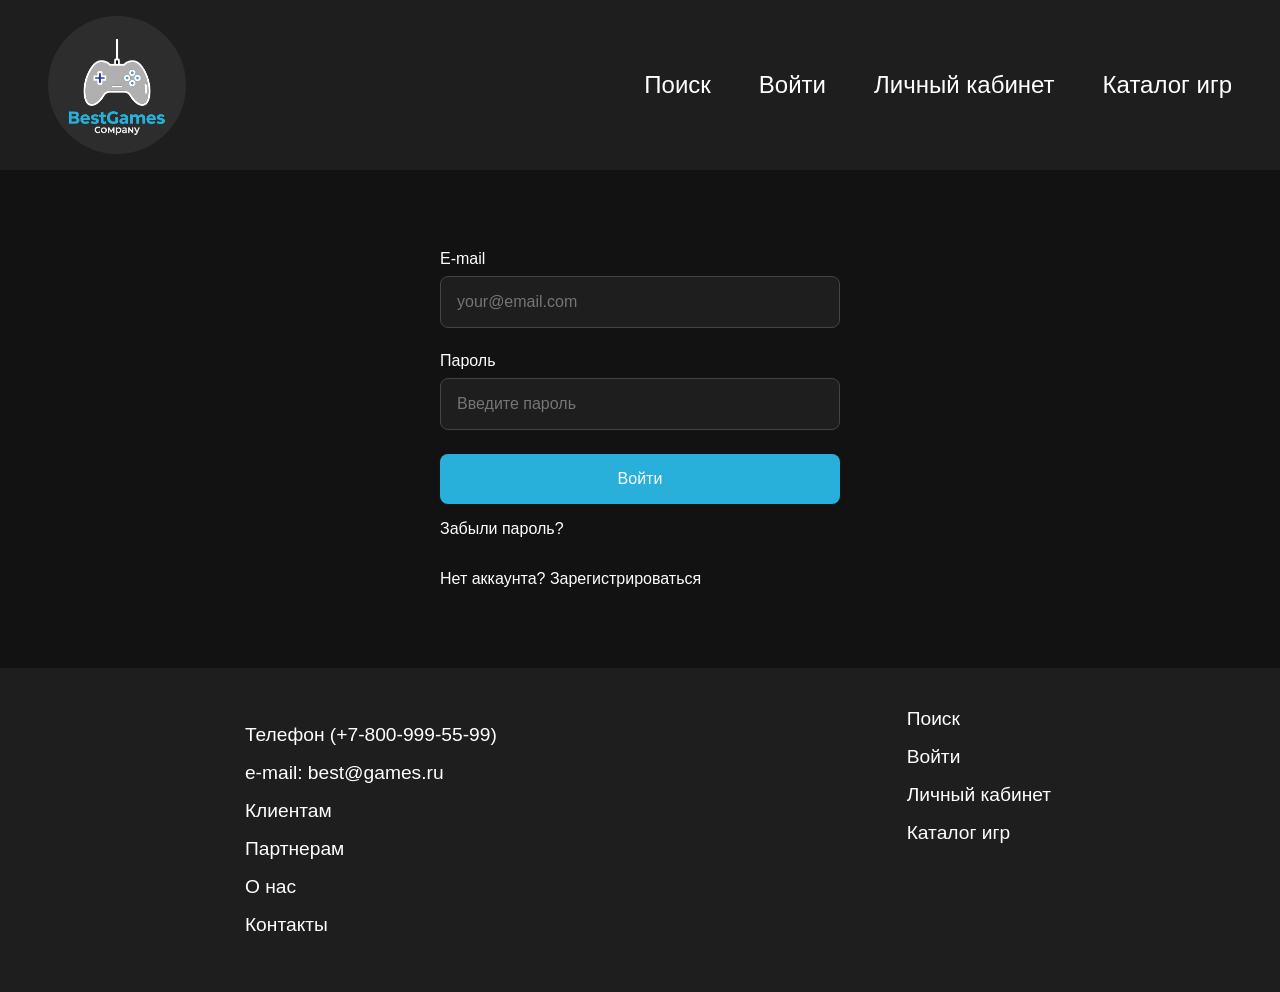
<file: login.html>
<!DOCTYPE html>
<html lang="en">

<head>
    <meta charset="UTF-8">
    <meta name="viewport" content="width=device-width, initial-scale=1.0">
    <title>Document</title>
    <link rel="stylesheet" href="css/style.css">
</head>

<body>
    <div class="page-content">
        <div class="container">
            <header class="header">
                <div class="logo">
                    <img src="media/export48_dark (1).svg" alt="logo-image" class="logo-image">
                </div>

                <button class="burger-menu">
                    <span class="burger-line"></span>
                    <span class="burger-line"></span>
                    <span class="burger-line"></span>
                </button>

                <div class="nav">
                    <ul class="nav-list">
                        <li class="nav-item"><a href="index.html#search">Поиск</a></li>
                        <li class="nav-item"><a href="login.html">Войти</a></li>
                        <li class="nav-item"><a href="profile.html">Личный кабинет</a></li>
                        <li class="nav-item"><a href="catalog.html">Каталог игр</a></li>
                    </ul>
                </div>
            </header>
        </div>

        <main class="main">
            <div class="auth-container" style="max-width: 400px; margin: 3rem auto;">


                <form class="auth-form">
                    <div class="form-group">
                        <label for="email" class="form-label">E-mail</label>
                        <input type="email" id="email" class="form-control" placeholder="your@email.com" required>
                    </div>

                    <div class="form-group">
                        <label for="password" class="form-label">Пароль</label>
                        <input type="password" id="password" class="form-control" placeholder="Введите пароль" required>
                    </div>

                    <button type="submit" class="btn btn--accent" style="width: 100%; margin-bottom: 1rem;">
                        Войти
                    </button>

                    <div class="text-center">
                        <a href="#" class="footer__link">Забыли пароль?</a>
                    </div>

                    <div class="text-center" style="margin-top: 2rem;">
                        <p>Нет аккаунта? <a href="register.html" class="footer__link">Зарегистрироваться</a></p>
                    </div>
                </form>
            </div>
        </main>
        <div class="container">
            <footer class="footer">
                <div class="info">
                    <ul class="info-list">
                        <li>Телефон (+7-800-999-55-99)</li>
                        <li>e-mail: best@games.ru</li>
                        <li><a href="#">Клиентам</a></li>
                        <li><a href="#">Партнерам</a></li>
                        <li><a href="#">О нас</a></li>
                        <li><a href="#">Контакты</a></li>
                    </ul>
                </div>
                <div class="footer-nav">
                    <ul class="footer-nav-list">
                        <li class="nav-item"><a href="index.html">Поиск</a></li>
                        <li class="nav-item"><a href="login.html">Войти</a></li>
                        <li class="nav-item"><a href="profile.html">Личный кабинет</a></li>
                        <li class="nav-item"><a href="catalog.html">Каталог игр</a></li>
                    </ul>
                </div>
            </footer>
        </div>
    </div>
</body>

</html>
</file>
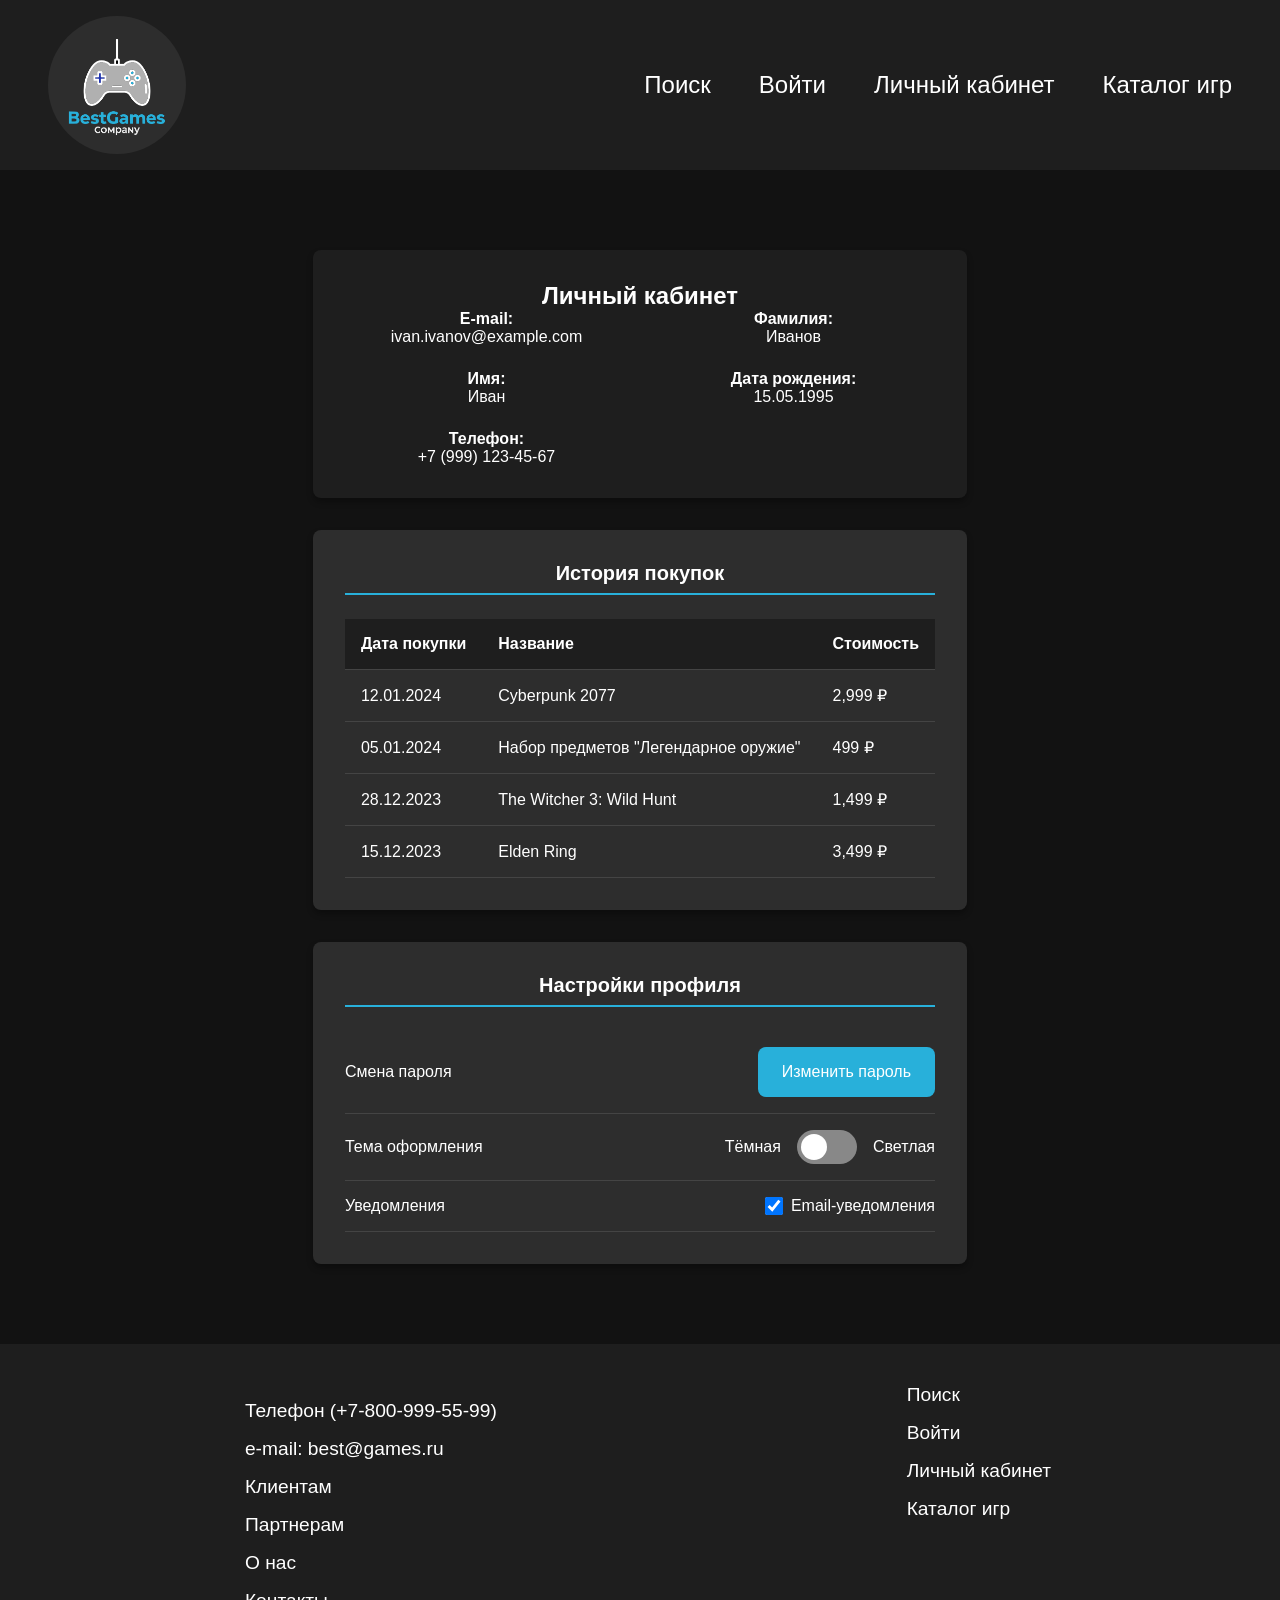
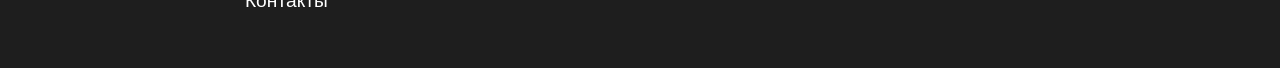
<file: profile.html>
<!DOCTYPE html>
<html lang="en">

<head>
    <meta charset="UTF-8">
    <meta name="viewport" content="width=device-width, initial-scale=1.0">
    <title>Document</title>
    <link rel="stylesheet" href="css/style.css">
</head>

<body>
    <div class="page-content">
        <div class="container">
            <header class="header">
                <div class="logo">
                    <img src="media/export48_dark (1).svg" alt="logo-image" class="logo-image">
                </div>

                <button class="burger-menu">
                    <span class="burger-line"></span>
                    <span class="burger-line"></span>
                    <span class="burger-line"></span>
                </button>

                <div class="nav">
                    <ul class="nav-list">
                        <li class="nav-item"><a href="index.html#search">Поиск</a></li>
                        <li class="nav-item"><a href="login.html">Войти</a></li>
                        <li class="nav-item"><a href="profile.html">Личный кабинет</a></li>
                        <li class="nav-item"><a href="catalog.html">Каталог игр</a></li>
                    </ul>
                </div>
            </header>
        </div>

        <!-- Profile Content -->
        <main class="profile">
            <div class="container">
                <!-- Информация о пользователе -->
                <section class="profile__header">
                    <h1>Личный кабинет</h1>
                    <div class="profile__info-grid">
                        <div>
                            <strong>E-mail:</strong>
                            <p>ivan.ivanov@example.com</p>
                        </div>
                        <div>
                            <strong>Фамилия:</strong>
                            <p>Иванов</p>
                        </div>
                        <div>
                            <strong>Имя:</strong>
                            <p>Иван</p>
                        </div>
                        <div>
                            <strong>Дата рождения:</strong>
                            <p>15.05.1995</p>
                        </div>
                        <div>
                            <strong>Телефон:</strong>
                            <p>+7 (999) 123-45-67</p>
                        </div>
                    </div>
                </section>

                <!-- История покупок -->
                <section class="profile__section">
                    <h2 class="profile__section-title">История покупок</h2>
                    <div class="table-responsive">
                        <table class="purchase-history">
                            <thead>
                                <tr>
                                    <th>Дата покупки</th>
                                    <th>Название</th>
                                    <th>Стоимость</th>
                                </tr>
                            </thead>
                            <tbody>
                                <tr>
                                    <td>12.01.2024</td>
                                    <td>Cyberpunk 2077</td>
                                    <td>2,999 ₽</td>
                                </tr>
                                <tr>
                                    <td>05.01.2024</td>
                                    <td>Набор предметов "Легендарное оружие"</td>
                                    <td>499 ₽</td>
                                </tr>
                                <tr>
                                    <td>28.12.2023</td>
                                    <td>The Witcher 3: Wild Hunt</td>
                                    <td>1,499 ₽</td>
                                </tr>
                                <tr>
                                    <td>15.12.2023</td>
                                    <td>Elden Ring</td>
                                    <td>3,499 ₽</td>
                                </tr>
                            </tbody>
                        </table>
                    </div>
                </section>

                <!-- Настройки профиля -->
                <section class="profile__section">
                    <h2 class="profile__section-title">Настройки профиля</h2>
                    <div class="settings__options">
                        <div class="settings__option">
                            <span>Смена пароля</span>
                            <button class="btn btn--small">Изменить пароль</button>
                        </div>

                        <div class="settings__option">
                            <span>Тема оформления</span>
                            <div class="theme-switch">
                                <span>Тёмная</span>
                                <label class="switch">
                                    <input type="checkbox" id="themeToggle">
                                    <span class="slider-round"></span>
                                </label>
                                <span>Светлая</span>
                            </div>
                        </div>

                        <div class="settings__option">
                            <span>Уведомления</span>
                            <label class="form-check">
                                <input type="checkbox" class="form-check-input" checked>
                                <span>Email-уведомления</span>
                            </label>
                        </div>
                    </div>
                </section>
            </div>
        </main>
        <div class="container">
            <footer class="footer">
                <div class="info">
                    <ul class="info-list">
                        <li>Телефон (+7-800-999-55-99)</li>
                        <li>e-mail: best@games.ru</li>
                        <li><a href="#">Клиентам</a></li>
                        <li><a href="#">Партнерам</a></li>
                        <li><a href="#">О нас</a></li>
                        <li><a href="#">Контакты</a></li>
                    </ul>
                </div>
                <div class="footer-nav">
                    <ul class="footer-nav-list">
                        <li class="nav-item"><a href="index.html">Поиск</a></li>
                        <li class="nav-item"><a href="login.html">Войти</a></li>
                        <li class="nav-item"><a href="profile.html">Личный кабинет</a></li>
                        <li class="nav-item"><a href="catalog.html">Каталог игр</a></li>
                    </ul>
                </div>
            </footer>
        </div>
    </div>
</body>

</html>
</file>
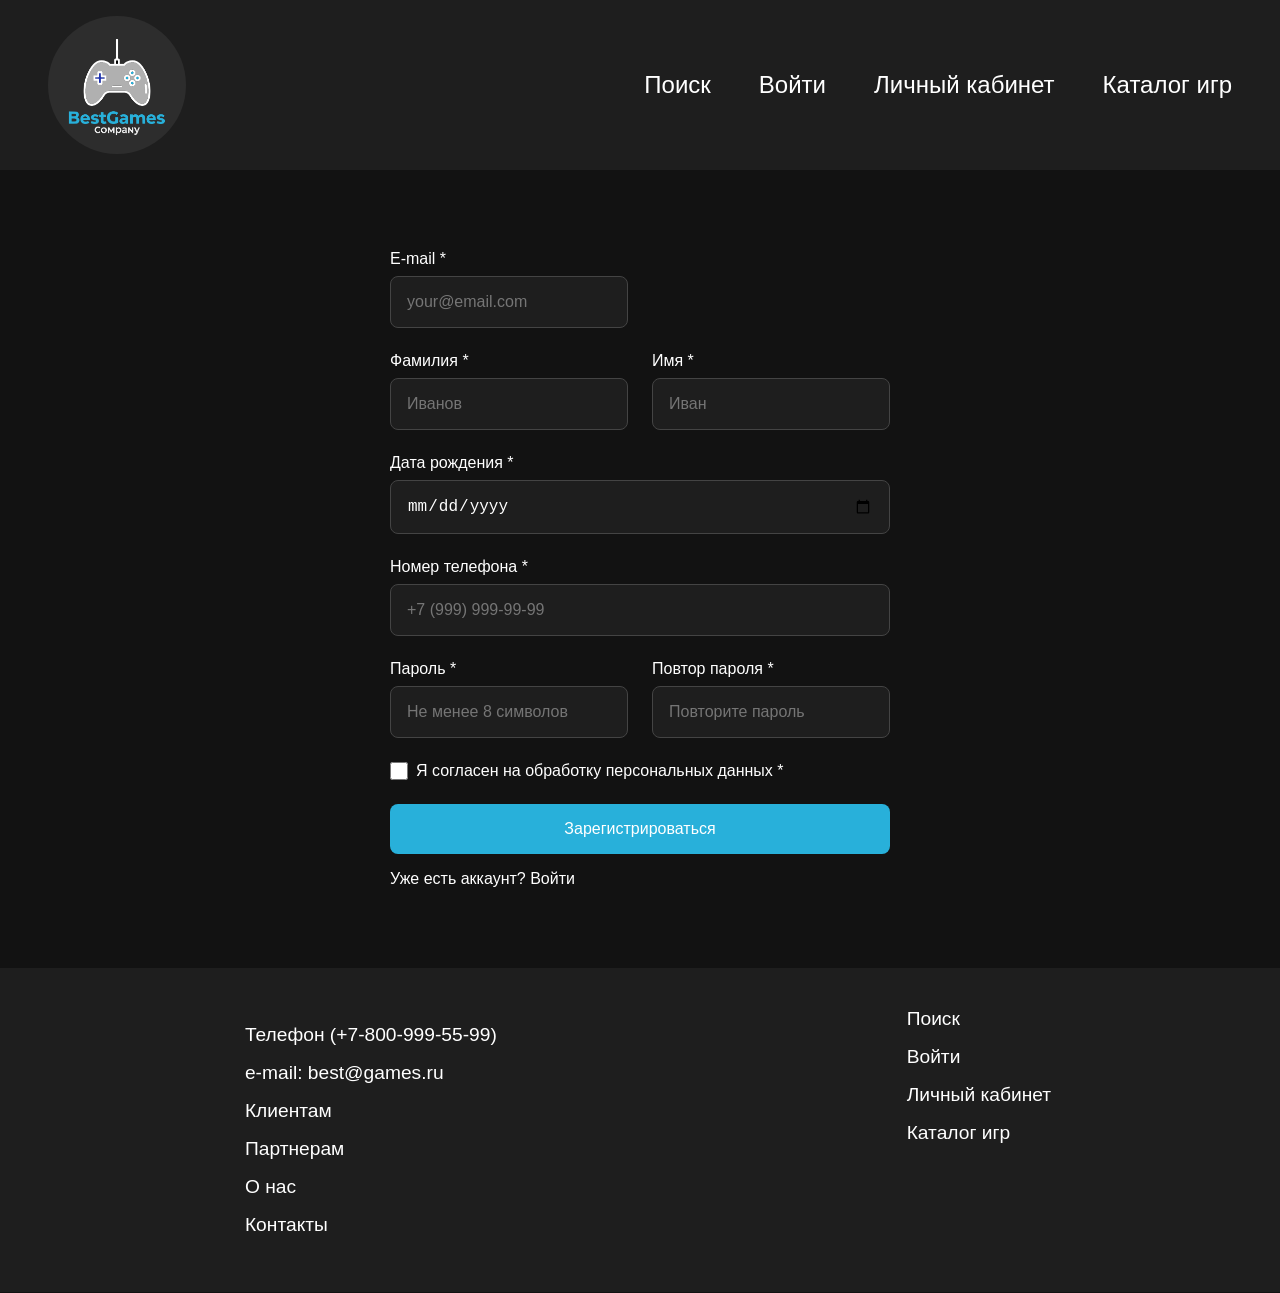
<file: register.html>
<!DOCTYPE html>
<html lang="en">

<head>
    <meta charset="UTF-8">
    <meta name="viewport" content="width=device-width, initial-scale=1.0">
    <title>Document</title>
    <link rel="stylesheet" href="css/style.css">
</head>

<body>
    <div class="page-content">
        <div class="container">
            <header class="header">
                <div class="logo">
                    <img src="media/export48_dark (1).svg" alt="logo-image" class="logo-image">
                </div>

                <button class="burger-menu">
                    <span class="burger-line"></span>
                    <span class="burger-line"></span>
                    <span class="burger-line"></span>
                </button>

                <div class="nav">
                    <ul class="nav-list">
                        <li class="nav-item"><a href="index.html#search">Поиск</a></li>
                        <li class="nav-item"><a href="login.html">Войти</a></li>
                        <li class="nav-item"><a href="profile.html">Личный кабинет</a></li>
                        <li class="nav-item"><a href="catalog.html">Каталог игр</a></li>
                    </ul>
                </div>
            </header>
        </div>

        <main class="main">
            <div class="auth-container" style="max-width: 500px; margin: 3rem auto;">


                <form class="auth-form">
                    <div class="form-row">
                        <div class="form-group">
                            <label for="email" class="form-label">E-mail *</label>
                            <input type="email" id="email" class="form-control" placeholder="your@email.com" required>
                        </div>
                    </div>

                    <div class="form-row">
                        <div class="form-group">
                            <label for="lastName" class="form-label">Фамилия *</label>
                            <input type="text" id="lastName" class="form-control" placeholder="Иванов" required>
                        </div>

                        <div class="form-group">
                            <label for="firstName" class="form-label">Имя *</label>
                            <input type="text" id="firstName" class="form-control" placeholder="Иван" required>
                        </div>
                    </div>

                    <div class="form-group">
                        <label for="birthDate" class="form-label">Дата рождения *</label>
                        <input type="date" id="birthDate" class="form-control" required>
                    </div>

                    <div class="form-group">
                        <label for="phone" class="form-label">Номер телефона *</label>
                        <input type="tel" id="phone" class="form-control" placeholder="+7 (999) 999-99-99" required>
                    </div>

                    <div class="form-row">
                        <div class="form-group">
                            <label for="password" class="form-label">Пароль *</label>
                            <input type="password" id="password" class="form-control" placeholder="Не менее 8 символов"
                                required>
                        </div>

                        <div class="form-group">
                            <label for="confirmPassword" class="form-label">Повтор пароля *</label>
                            <input type="password" id="confirmPassword" class="form-control"
                                placeholder="Повторите пароль" required>
                        </div>
                    </div>

                    <div class="form-group">
                        <label class="form-check">
                            <input type="checkbox" class="form-check-input" required>
                            <span>Я согласен на обработку персональных данных *</span>
                        </label>
                    </div>

                    <button type="submit" class="btn btn--accent" style="width: 100%; margin-bottom: 1rem;">
                        Зарегистрироваться
                    </button>

                    <div class="text-center">
                        <p>Уже есть аккаунт? <a href="login.html" class="footer__link">Войти</a></p>
                    </div>
                </form>
            </div>
        </main>
        <div class="container">
            <footer class="footer">
                <div class="info">
                    <ul class="info-list">
                        <li>Телефон (+7-800-999-55-99)</li>
                        <li>e-mail: best@games.ru</li>
                        <li><a href="#">Клиентам</a></li>
                        <li><a href="#">Партнерам</a></li>
                        <li><a href="#">О нас</a></li>
                        <li><a href="#">Контакты</a></li>
                    </ul>
                </div>
                <div class="footer-nav">
                    <ul class="footer-nav-list">
                        <li class="nav-item"><a href="index.html">Поиск</a></li>
                        <li class="nav-item"><a href="login.html">Войти</a></li>
                        <li class="nav-item"><a href="profile.html">Личный кабинет</a></li>
                        <li class="nav-item"><a href="catalog.html">Каталог игр</a></li>
                    </ul>
                </div>
            </footer>
        </div>
    </div>
</body>

</html>
</file>
<file: css/style.css>
/* Базовый сброс */
*,
*::before,
*::after {
    box-sizing: border-box;
    padding: 0;
    margin: 0;
}

@font-face {
    font-family: "My";
    src: url("../fonts/MTSans-Bold.ttf");
}


/* CSS переменные */
:root {
    /* Основные цвета */
    --primary-color: #28b0da;
    --secondary-color: #1e34b3;
    --accent-color: #FF6584;
    --success-color: #4CAF50;
    
    /* Фоны */
    --bg-primary: #121212;
    --bg-secondary: #1E1E1E;
    --bg-card: #2D2D2D;
    --bg-overlay: rgba(0, 0, 0, 0.8);
    
    /* Текст */
    --text-primary: #FFFFFF;
    --text-secondary: #B0B0B0;
    --text-muted: #888888;
    
    /* Границы */
    --border-color: #444444;
    --border-radius: 8px;
    
    /* Тени */
    --shadow: 0 4px 6px rgba(0, 0, 0, 0.3);
    --shadow-hover: 0 8px 15px rgba(0, 0, 0, 0.4);
    
    /* Отступы */
    --spacing-xs: 0.5rem;
    --spacing-sm: 1rem;
    --spacing-md: 1.5rem;
    --spacing-lg: 2rem;
    --spacing-xl: 3rem;
}

/* Светлая тема */
.light-theme {
    --bg-primary: #FFFFFF;
    --bg-secondary: #F5F5F5;
    --bg-card: #FFFFFF;
    --bg-overlay: rgba(255, 255, 255, 0.9);
    
    --text-primary: #333333;
    --text-secondary: #666666;
    --text-muted: #888888;
    
    --border-color: #E0E0E0;
    --shadow: 0 2px 4px rgba(0, 0, 0, 0.1);
    --shadow-hover: 0 4px 8px rgba(0, 0, 0, 0.15);
}

/* Общие стили */
body {
    font-family: sans-serif;
    font-size: 1rem;
    background-color: var(--bg-primary);
    color: var(--text-primary);
}

a {
    text-decoration: none;
    color: var(--text-primary);
}

.page-content {
    display: grid;
    grid-template-columns: 1fr;
    grid-template-rows: auto 1fr auto;
    grid-template-areas:
        "header"
        "main"
        "footer";
    min-height: 100vh;
}

.container {
    margin: 0;
    padding: 0;
}

/* Хедер */
.header {
    grid-area: header;
    display: flex;
    flex-direction: row;
    background-color: var(--bg-secondary);
    justify-content: space-between;
    align-content: center;
    padding: 0 var(--spacing-lg);
    color: var(--text-primary);
}

.logo {
    display: flex;
    flex-direction: row;
    align-items: center;
    width: 170px;
    padding: var(--spacing-sm);
    gap: var(--spacing-sm);
}

.logo-image {
    width: 100%;
    border-radius: 50%;
}

.logo h1 {
    margin-left: 2rem;
    font-family: "My";
    /* white-space: nowrap; */
}

.nav {
    display: flex;
    flex-direction: row;
    align-items: center;
}
.nav-list {
    display: flex;
    flex-direction: row;
    align-items: center;
    list-style: none;
    gap: var(--spacing-sm);
    color: var(--text-primary);
    font-size: 1.5rem;
}

.nav-list a {
    color: var(--text-primary);
    text-decoration: none;
    border-radius: var(--border-radius);
    padding: var(--spacing-xs) var(--spacing-sm);
}

.nav-list a:hover {
    color: var(--secondary-color);
    background-color: var(--bg-card);
}
/* Слайдер */
.slider {
    position: relative;
    max-width: 1000px;
    margin: var(--spacing-xl) auto;
    overflow: hidden;
    border-radius: var(--border-radius);
}

.slides-container {
    display: flex;
    transition: transform 0.5s ease;
}

.slide {
    min-width: 100%;
    position: relative;
}

.slide-image {
    width: 100%;
    height: 400px;
}

.slide-image img {
    width: 100%;
    height: 100%;
    object-fit: cover;
    display: block;
}

.slide-content {
    position: absolute;
    bottom: 0;
    left: 0;
    right: 0;
    padding: var(--spacing-lg);
    background: linear-gradient(transparent, rgba(0,0,0,0.8));
    color: white;
}

.slide-content h3 {
    font-size: 1.8rem;
    margin-bottom: var(--spacing-xs);
}

.slide-content .price {
    font-size: 1.5rem;
    color: var(--accent-color);
    margin-bottom: var(--spacing-sm);
}

.slider-indicators {
    position: absolute;
    bottom: 0;
    left: 50%;
    transform: translateX(-50%);
    display: flex;
    gap: var(--spacing-xs);
    z-index: 10;
}

.indicator {
    width: 12px;
    height: 12px;
    border-radius: 50%;
    background-color: rgba(255, 255, 255, 0.5);
    border: none;
    cursor: pointer;
    transition: background-color 0.3s ease;
}

.indicator.active {
    background-color: var(--primary-color);
}

/* Кнопки навигации слайдера */
.prev,
.next {
    cursor: pointer;
    position: absolute;
    top: 50%;
    transform: translateY(-50%);
    width: 50px;
    height: 50px;
    background-color: rgba(0, 0, 0, 0.5);
    color: white;
    border: none;
    border-radius: 50%;
    font-size: 24px;
    display: flex;
    align-items: center;
    justify-content: center;
    z-index: 10;
    transition: background-color 0.3s ease;
}

.prev:hover,
.next:hover {
    background-color: rgba(0, 0, 0, 0.8);
}

.prev {
    left: var(--spacing-md);
}

.next {
    right: var(--spacing-md);
}

/* Секции */
section {
    margin: var(--spacing-lg) 0;
    text-align: center;
}

/* Инфографика */
.infographic-grid {
    display: grid;
    grid-template-columns: repeat(auto-fit, minmax(200px, 1fr));
    justify-items: center;
    gap: var(--spacing-lg);
    margin: var(--spacing-xl) 0;
}

.infographic-card {
    max-width: 200px;
    background-color: var(--bg-card);
    color: var(--text-primary);
    border: 1px solid var(--border-color);
    border-radius: var(--border-radius);
}

.infographic-card:hover {
    transform: translateY(-5px);
    box-shadow: var(--shadow-hover);
    border-color: var(--secondary-color);
}

.infographic-card-image {
    width: 100%;
}

.infographic-card-image img {
    width: 100%;
}

.infographic-card p {
    text-align: center;
    margin: var(--spacing-xs);
}

/* Популярные игры */
.popular-games {
    margin: 0 0 0 var(--spacing-lg);
}

.popular-games-grid {
    display: grid;
    grid-template-columns: repeat(auto-fit, minmax(250px, 1fr));
    justify-items: center;
    gap: var(--spacing-lg);
    margin: var(--spacing-xl) 0;
}

.game-card {
    max-width: 300px;
    background: var(--bg-card);
    margin: var(--spacing-sm) 0;
    text-align: center;
    border: 1px solid var(--border-color);
    border-radius: var(--border-radius);
    padding-bottom: var(--spacing-lg);
}

.game-card:hover {
    transform: translateY(-5px);
    box-shadow: var(--shadow-hover);
    border-color: var(--secondary-color);
}

.game-card-image {
    height: 70%;
}

.game-card-image img {
    width: 100%;
    height: 100%;
    object-fit: cover;
}

h4 {
    font-size: 1.6rem;
    margin: var(--spacing-xs);
}

.game-price {
    margin: var(--spacing-sm);
    color: var(--success-color);
    font-weight: bold;
    font-size: 1.5rem;
    margin-bottom: var(--spacing-md);
}

/* Кнопки */
.btn {
    text-decoration: none;
    padding: var(--spacing-sm) var(--spacing-md);
    color: var(--text-primary);
    border-radius: var(--border-radius);
    background-color: var(--primary-color);
    border: none;
    font-size: 1rem;
    font-weight: 500;
}

.btn-primary {
    background-color: var(--primary-color);
    color: var(--text-primary);
    font-size: 1.5rem;
}

/* Партнеры */
.partner-grid {
    display: grid;
    grid-template-columns: repeat(auto-fit, minmax(200px, 1fr));
    justify-items: center;
    gap: var(--spacing-lg);
    margin: var(--spacing-xl) 0;
}

.partner-logo {
    max-width: 100%;
    max-width: 200px;
    border: 1px solid transparent;
    border-radius: 50px;
    overflow: hidden;
}

.partner-logo img {
    width: 100%;
}

/* Футер */
.footer {
    grid-area: footer;
    display: flex;
    background-color: var(--bg-secondary);
    justify-content: space-around;
    align-content: center;
    padding: var(--spacing-lg);
    color: var(--text-primary);
}

.info-list {
    list-style: none;
    padding: var(--spacing-sm);
}

.info-list li {
    padding: var(--spacing-xs);
    font-size: 1.2rem;
}

.info-list a {
    text-decoration: none;
    color: var(--text-primary);
}

.footer-nav-list {
    list-style: none;
    color: var(--text-primary);
    font-size: 1.2rem;
}

.footer-nav-list li {
    padding: var(--spacing-xs);
}

h2 {
    color: var(--text-primary);
}

/* Формы */
.form-group {
    margin-bottom: var(--spacing-md);
}

.form-label {
    display: block;
    margin-bottom: var(--spacing-xs);
    font-weight: 500;
    color: var(--text-primary);
}

.form-control {
    width: 100%;
    padding: var(--spacing-sm);
    border: 1px solid var(--border-color);
    border-radius: var(--border-radius);
    background-color: var(--bg-secondary);
    color: var(--text-primary);
    font-size: 1rem;
}

.form-control:focus {
    outline: none;
    border-color: var(--primary-color);
}

.form-check {
    display: flex;
    align-items: center;
    gap: var(--spacing-xs);
}

.form-check-input {
    width: 18px;
    height: 18px;
}

/* Личный кабинет */
.profile {
    max-width: 1000px;
    margin: var(--spacing-xl) auto;
}

.profile__header {
    background-color: var(--bg-secondary);
    padding: var(--spacing-lg);
    border-radius: var(--border-radius);
    margin-bottom: var(--spacing-lg);
    box-shadow: var(--shadow);
}

.profile__info-grid {
    display: grid;
    grid-template-columns: repeat(auto-fit, minmax(200px, 1fr));
    gap: var(--spacing-md);
}

.profile__section {
    background-color: var(--bg-card);
    padding: var(--spacing-lg);
    border-radius: var(--border-radius);
    margin-bottom: var(--spacing-lg);
    box-shadow: var(--shadow);
}

.profile__section-title {
    font-size: 1.25rem;
    margin-bottom: var(--spacing-md);
    padding-bottom: var(--spacing-xs);
    border-bottom: 2px solid var(--primary-color);
}

.purchase-history {
    width: 100%;
    border-collapse: collapse;
}

.purchase-history th,
.purchase-history td {
    padding: var(--spacing-sm);
    text-align: left;
    border-bottom: 1px solid var(--border-color);
}

.purchase-history th {
    background-color: var(--bg-secondary);
    font-weight: 600;
}

.settings__option {
    display: flex;
    justify-content: space-between;
    align-items: center;
    padding: var(--spacing-sm) 0;
    border-bottom: 1px solid var(--border-color);
}

.theme-switch {
    display: flex;
    align-items: center;
    gap: var(--spacing-sm);
}

.switch {
    position: relative;
    display: inline-block;
    width: 60px;
    height: 34px;
}

.switch input {
    opacity: 0;
    width: 0;
    height: 0;
}

.slider-round {
    position: absolute;
    cursor: pointer;
    top: 0;
    left: 0;
    right: 0;
    bottom: 0;
    background-color: var(--text-muted);
    transition: .4s;
    border-radius: 34px;
}

.slider-round:before {
    position: absolute;
    content: "";
    height: 26px;
    width: 26px;
    left: 4px;
    bottom: 4px;
    background-color: var(--text-primary);
    transition: .4s;
    border-radius: 50%;
}

input:checked + .slider-round {
    background-color: var(--primary-color);
}

input:checked + .slider-round:before {
    transform: translateX(26px);
}

/* Каталог */
.catalog__filter-toggle {
    display: none;
}

.catalog__layout {
    display: grid;
    grid-template-columns: 250px 1fr;
    gap: var(--spacing-lg);
    align-items: start; /* Важно: выравнивание по верху */
}

.filters {
    background-color: var(--bg-card);
    padding: var(--spacing-lg);
    border-radius: var(--border-radius);
    box-shadow: var(--shadow);
    height: fit-content; /* Занимает только нужную высоту */
    position: sticky; /* Можно закрепить при скролле */
    top: var(--spacing-lg); /* Отступ сверху при закреплении */
}

.filter__group {
    margin-bottom: var(--spacing-md);
}

.filter__title {
    font-size: 1.125rem;
    margin-bottom: var(--spacing-sm);
}

.filter__options {
    list-style: none;
}

.filter__option {
    padding: var(--spacing-xs) 0;
}

.filter__checkbox {
    display: flex;
    align-items: center;
    gap: var(--spacing-xs);
    cursor: pointer;
}
/* Админ панель */
.admin {
    max-width: 800px;
    margin: var(--spacing-xl) auto;
}

.admin__form {
    background-color: var(--bg-card);
    padding: var(--spacing-lg);
    border-radius: var(--border-radius);
    box-shadow: var(--shadow);
}

.form-row {
    display: grid;
    grid-template-columns: 1fr 1fr;
    gap: var(--spacing-md);
}

/* Быстрый поиск */
.quick-search {
    background-color: var(--bg-secondary);
    padding: var(--spacing-lg);
    border-radius: var(--border-radius);
    margin: var(--spacing-xl) 0;
    box-shadow: var(--shadow);
}

.quick-search__title {
    text-align: center;
    margin-bottom: var(--spacing-md);
}

.search-form {
    display: flex;
    gap: var(--spacing-sm);
    max-width: 600px;
    margin: 0 auto;
}

.search-form__input {
    flex: 1;
}

/* Страница игры */
.main {
    padding: var(--spacing-lg);
}

.about-game {
    display: flex;
    gap: var(--spacing-lg);
    margin: var(--spacing-lg) 0;
}

.game-image {
    width: 300px;
}

.game-image img {
    width: 100%;
    border-radius: var(--border-radius);
}

.description {
    flex: 1;
}

.description p {
    line-height: 1.5;
}


/* Адаптивность */
/* Общие медиа-запросы для мобильных */
@media (max-width: 768px) {
    /* Хедер и навигация для планшета и мобильных */
    .header {
        position: relative;
        flex-direction: row;
        justify-content: space-between;
        align-items: center;
        padding: var(--spacing-sm) var(--spacing-md);
    }
    
    .logo {
        max-width: 90px;
        flex: 0 1 auto;
    }
    
    .logo h1 {
        margin-left: var(--spacing-sm);
        font-size: 1.4rem;
    }
    
    /* Бургер-меню */
    .burger-menu {
        display: flex;
        flex-direction: column;
        justify-content: space-between;
        width: 30px;
        height: 21px;
        background: none;
        border: none;
        cursor: pointer;
        margin-left: auto;
        flex-shrink: 0;
    }
    
    .burger-line {
        width: 100%;
        height: 3px;
        background-color: var(--text-primary);
        border-radius: 3px;
        transition: 0.3s;
    }
    
    .burger-menu.active .burger-line:nth-child(1) {
        transform: rotate(45deg) translate(5px, 5px);
    }
    
    .burger-menu.active .burger-line:nth-child(2) {
        opacity: 0;
    }
    
    .burger-menu.active .burger-line:nth-child(3) {
        transform: rotate(-45deg) translate(7px, -6px);
    }
    
    /* Меню навигации */
    .nav-list {
        display: none;
        position: absolute;
        top: 100%;
        left: 0;
        right: 0;
        background-color: var(--bg-secondary);
        flex-direction: column;
        padding: var(--spacing-md);
        z-index: 100;
        box-shadow: var(--shadow);
    }
    
    .nav-list.active {
        display: flex;
    }
    
    /* Структурные изменения для каталога */
    .catalog__layout {
        grid-template-columns: 1fr;
    }
    
    .filters {
        display: none;
    }
    
    .catalog__filter-toggle {
        display: block;
    }
    
    /* Страница игры */
    .about-game {
        flex-direction: column;
    }
    
    .game-image {
        width: 100%;
        max-width: 400px;
    }
    
    /* Форма поиска */
    .search-form {
        flex-direction: column;
    }
    
    /* Карточки в одну колонку */
    .infographic-grid,
    .popular-games-grid,
    .partner-grid {
        grid-template-columns: 1fr;
    }
}

/* Только для мобильных (до 480px) */
@media (max-width: 480px) {
    /* Уменьшенный логотип */
    .logo {
        max-width: 80px;
    }
    
    .logo h1 {
        font-size: 1.2rem;
        margin-left: var(--spacing-xs);
    }
    
    /* Уменьшенный бургер-меню */
    .burger-menu {
        width: 25px;
        height: 18px;
    }
    
    /* Футер в колонку */
    .footer {
        flex-direction: column;
        text-align: center;
        gap: var(--spacing-md);
    }
}

/* Десктоп (769px и больше) - скрыть бургер, показать меню */
@media (min-width: 769px) {
    .burger-menu {
        display: none;
    }
    
    .nav-list {
        display: flex !important;
    }
}
</file>
